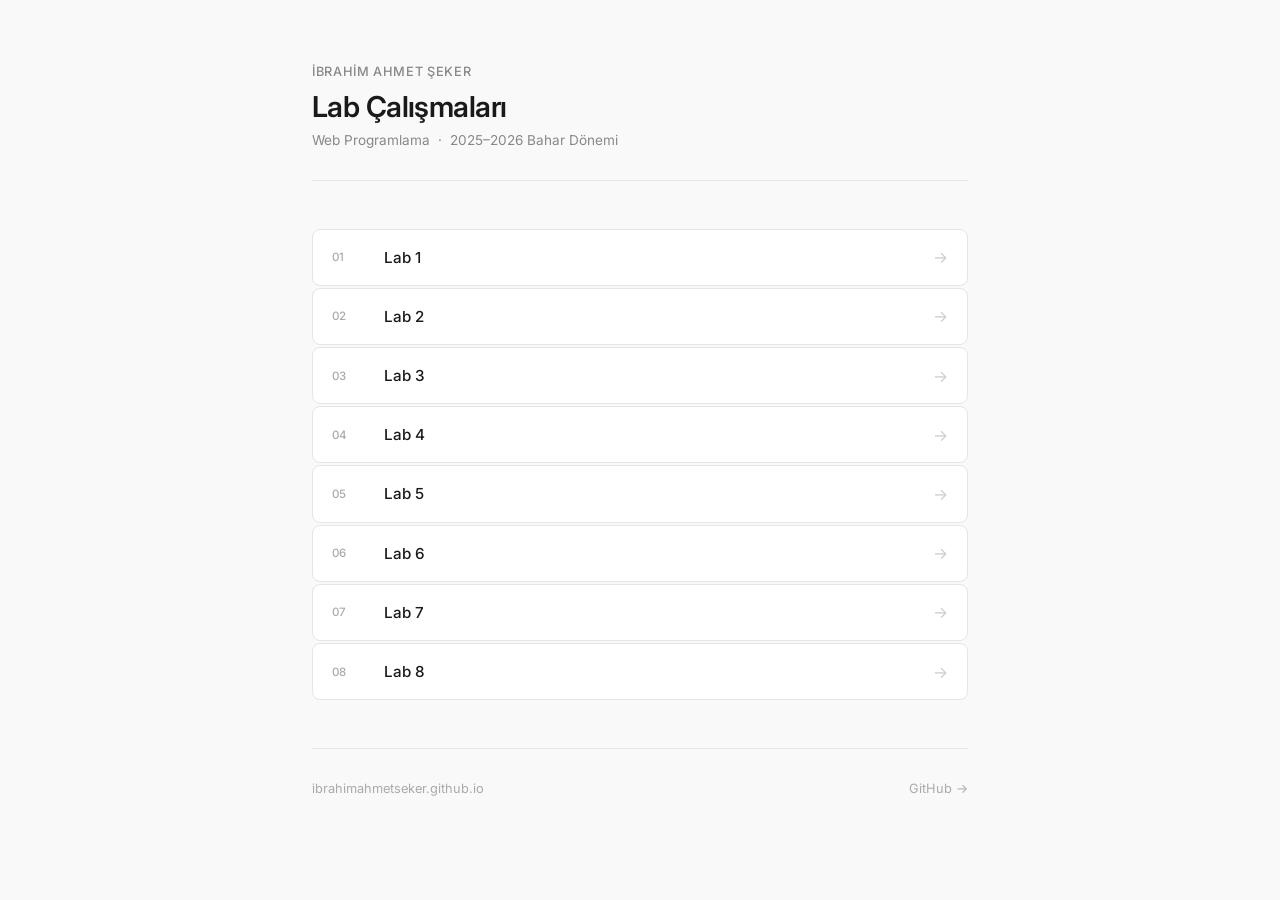
<file: index.html>
<!DOCTYPE html>
<html lang="tr">
<head>
  <meta charset="UTF-8" />
  <meta name="viewport" content="width=device-width, initial-scale=1.0" />
  <title>Lab Çalışmaları — İbrahim Ahmet Şeker</title>
  <link href="https://fonts.googleapis.com/css2?family=Inter:wght@400;500;600&display=swap" rel="stylesheet" />
  <style>
    * { box-sizing: border-box; margin: 0; padding: 0; }

    body {
      font-family: 'Inter', sans-serif;
      background: #f9f9f9;
      color: #1a1a1a;
      min-height: 100vh;
    }

    .container {
      max-width: 720px;
      margin: 0 auto;
      padding: 4rem 2rem;
    }

    /* HEADER */
    header {
      margin-bottom: 3rem;
      padding-bottom: 2rem;
      border-bottom: 1px solid #e5e5e5;
    }

    .name {
      font-size: 0.8rem;
      font-weight: 500;
      color: #888;
      letter-spacing: 0.05em;
      text-transform: uppercase;
      margin-bottom: 0.6rem;
    }

    h1 {
      font-size: 1.8rem;
      font-weight: 600;
      letter-spacing: -0.02em;
      margin-bottom: 0.5rem;
    }

    .meta {
      font-size: 0.85rem;
      color: #888;
    }

    /* LAB LIST */
    .lab-list {
      display: flex;
      flex-direction: column;
      gap: 2px;
    }

    .lab-item {
      display: flex;
      align-items: center;
      justify-content: space-between;
      padding: 1.1rem 1.2rem;
      background: #fff;
      border: 1px solid #e5e5e5;
      border-radius: 8px;
      text-decoration: none;
      color: inherit;
      transition: border-color 0.15s, box-shadow 0.15s;
    }

    .lab-item:hover {
      border-color: #bbb;
      box-shadow: 0 2px 8px rgba(0,0,0,0.06);
    }

    .lab-left {
      display: flex;
      align-items: center;
      gap: 1rem;
    }

    .lab-num {
      font-size: 0.72rem;
      font-weight: 500;
      color: #aaa;
      width: 36px;
    }

    .lab-title {
      font-size: 0.95rem;
      font-weight: 500;
    }

    .lab-arrow {
      color: #ccc;
      font-size: 1rem;
      transition: color 0.15s, transform 0.15s;
    }

    .lab-item:hover .lab-arrow {
      color: #555;
      transform: translateX(3px);
    }

    /* FOOTER */
    footer {
      margin-top: 3rem;
      padding-top: 2rem;
      border-top: 1px solid #e5e5e5;
      font-size: 0.8rem;
      color: #aaa;
      display: flex;
      justify-content: space-between;
      align-items: center;
      flex-wrap: wrap;
      gap: 0.5rem;
    }

    footer a {
      color: #aaa;
      text-decoration: none;
      transition: color 0.15s;
    }
    footer a:hover { color: #555; }
  </style>
</head>
<body>
  <div class="container">

    <header>
      <p class="name">İbrahim Ahmet Şeker</p>
      <h1>Lab Çalışmaları</h1>
      <p class="meta">Web Programlama &nbsp;·&nbsp; 2025–2026 Bahar Dönemi</p>
    </header>

    <div class="lab-list">
      <a class="lab-item" href="lab1/index.html">
        <div class="lab-left">
          <span class="lab-num">01</span>
          <span class="lab-title">Lab 1</span>
        </div>
        <span class="lab-arrow">→</span>
      </a>
      <a class="lab-item" href="lab2/index.html">
        <div class="lab-left">
          <span class="lab-num">02</span>
          <span class="lab-title">Lab 2</span>
        </div>
        <span class="lab-arrow">→</span>
      </a>
      <a class="lab-item" href="lab3/index.html">
        <div class="lab-left">
          <span class="lab-num">03</span>
          <span class="lab-title">Lab 3</span>
        </div>
        <span class="lab-arrow">→</span>
      </a>
      <a class="lab-item" href="lab4/index.html">
        <div class="lab-left">
          <span class="lab-num">04</span>
          <span class="lab-title">Lab 4</span>
        </div>
        <span class="lab-arrow">→</span>
      </a>
      <a class="lab-item" href="lab5/index.html">
        <div class="lab-left">
          <span class="lab-num">05</span>
          <span class="lab-title">Lab 5</span>
        </div>
        <span class="lab-arrow">→</span>
      </a>
      <a class="lab-item" href="lab6/index.html">
        <div class="lab-left">
          <span class="lab-num">06</span>
          <span class="lab-title">Lab 6</span>
        </div>
        <span class="lab-arrow">→</span>
      </a>
      <a class="lab-item" href="lab7/index.html">
        <div class="lab-left">
          <span class="lab-num">07</span>
          <span class="lab-title">Lab 7</span>
        </div>
        <span class="lab-arrow">→</span>
      </a>
      <a class="lab-item" href="lab8/index.html">
        <div class="lab-left">
          <span class="lab-num">08</span>
          <span class="lab-title">Lab 8</span>
        </div>
        <span class="lab-arrow">→</span>
      </a>
    </div>

    <footer>
      <span>ibrahimahmetseker.github.io</span>
      <a href="https://github.com/ibrahimahmetseker" target="_blank" rel="noopener">GitHub →</a>
    </footer>

  </div>
</body>
</html>
</file>
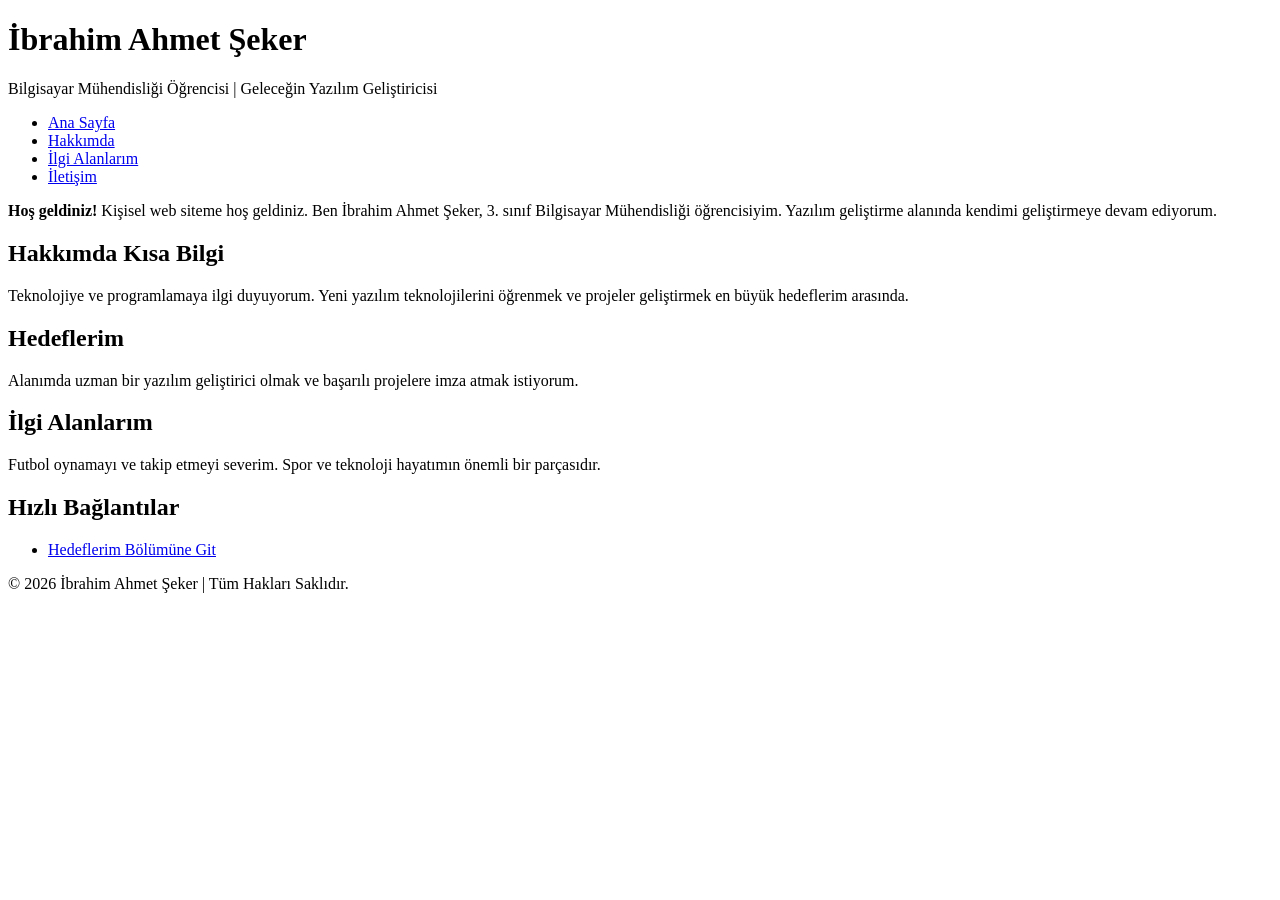
<file: lab1/index.html>
<!DOCTYPE html>
<html lang="tr">
<head>
    <meta charset="UTF-8">
    <meta name="viewport" content="width=device-width, initial-scale=1.0">
    <title>Ana Sayfa</title>
</head>
<body>

    <!-- HEADER -->
    <header>
        <h1>İbrahim Ahmet Şeker</h1>
        <p>Bilgisayar Mühendisliği Öğrencisi | Geleceğin Yazılım Geliştiricisi</p>
    </header>

    <!-- NAVIGATION -->
    <nav>
        <ul>
            <li><a href="index.html">Ana Sayfa</a></li>
            <li><a href="about.html">Hakkımda</a></li>
            <li><a href="interests.html">İlgi Alanlarım</a></li>
            <li><a href="contact.html">İletişim</a></li>
        </ul>
    </nav>

    <!-- MAIN CONTENT -->
    <main>

        <section>
            <p><strong>Hoş geldiniz!</strong> Kişisel web siteme hoş geldiniz. 
            Ben İbrahim Ahmet Şeker, 3. sınıf Bilgisayar Mühendisliği öğrencisiyim. 
            Yazılım geliştirme alanında kendimi geliştirmeye devam ediyorum.</p>
        </section>

        <section>
            <h2>Hakkımda Kısa Bilgi</h2>
            <p>Teknolojiye ve programlamaya ilgi duyuyorum. 
            Yeni yazılım teknolojilerini öğrenmek ve projeler geliştirmek en büyük hedeflerim arasında.</p>
        </section>

        <section>
            <h2 id="hedef">Hedeflerim</h2>
            <p>Alanımda uzman bir yazılım geliştirici olmak ve başarılı projelere imza atmak istiyorum.</p>
        </section>

        <section>
            <h2>İlgi Alanlarım</h2>
            <p>Futbol oynamayı ve takip etmeyi severim. Spor ve teknoloji hayatımın önemli bir parçasıdır.</p>
        </section>

        <section>
            <h2>Hızlı Bağlantılar</h2>
            <ul>
                <li><a href="#hedef">Hedeflerim Bölümüne Git</a></li>
            </ul>
        </section>

    </main>

    <footer>
        <p>&copy; 2026 İbrahim Ahmet Şeker | Tüm Hakları Saklıdır.</p>
    </footer>

</body>
</html>
</file>
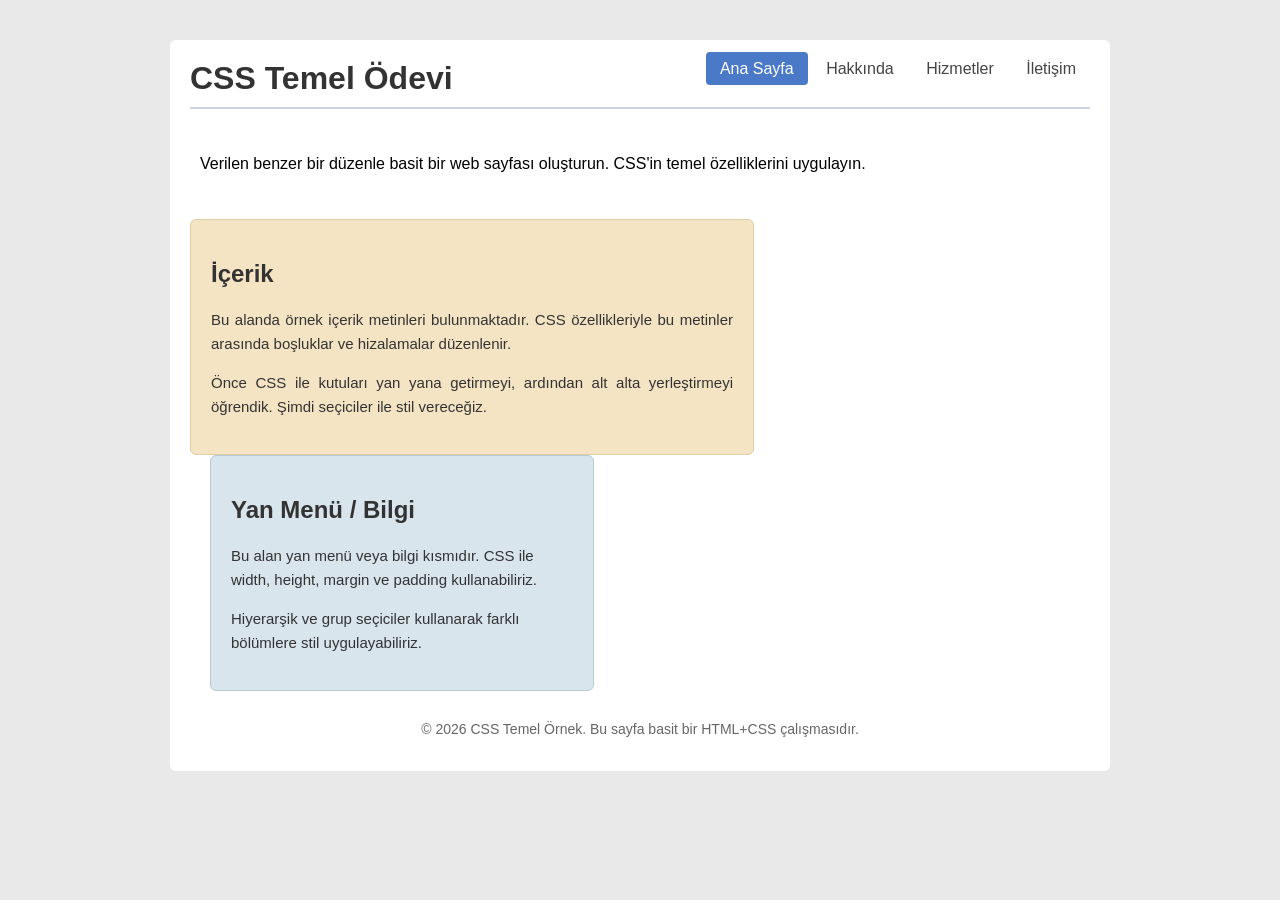
<file: lab2/index.html>
<!DOCTYPE html>
<html lang="tr">
<head>
    <meta charset="UTF-8">
    <title>CSS Temel Ödevi</title>
    <link rel="stylesheet" href="style.css">
</head>
<body>

<div class="container">
    <header>
        <h1>CSS Temel Ödevi</h1>
        <nav>
            <ul>
                <li><a class="active" href="#">Ana Sayfa</a></li>
                <li><a href="#">Hakkında</a></li>
                <li><a href="#">Hizmetler</a></li>
                <li><a href="#">İletişim</a></li>
            </ul>
        </nav>
    </header>

    <section class="intro">
        <p>
            Verilen benzer bir düzenle basit bir web sayfası oluşturun.
            CSS'in temel özelliklerini uygulayın.
        </p>
    </section>

    <main class="main-layout">
        <div class="content">
            <h2>İçerik</h2>
            <p>
                Bu alanda örnek içerik metinleri bulunmaktadır.
                CSS özellikleriyle bu metinler arasında boşluklar ve hizalamalar düzenlenir.
            </p>
            <p>
                Önce CSS ile kutuları yan yana getirmeyi, ardından alt alta
                yerleştirmeyi öğrendik. Şimdi seçiciler ile stil vereceğiz.
            </p>
        </div>

        <aside class="sidebar">
            <h2>Yan Menü / Bilgi</h2>
            <p>
                Bu alan yan menü veya bilgi kısmıdır.
                CSS ile width, height, margin ve padding kullanabiliriz.
            </p>
            <p>
                Hiyerarşik ve grup seçiciler kullanarak
                farklı bölümlere stil uygulayabiliriz.
            </p>
        </aside>
    </main>

    <footer>
        <p>© 2026 CSS Temel Örnek. Bu sayfa basit bir HTML+CSS çalışmasıdır.</p>
    </footer>
</div>

</body>
</html>
</file>
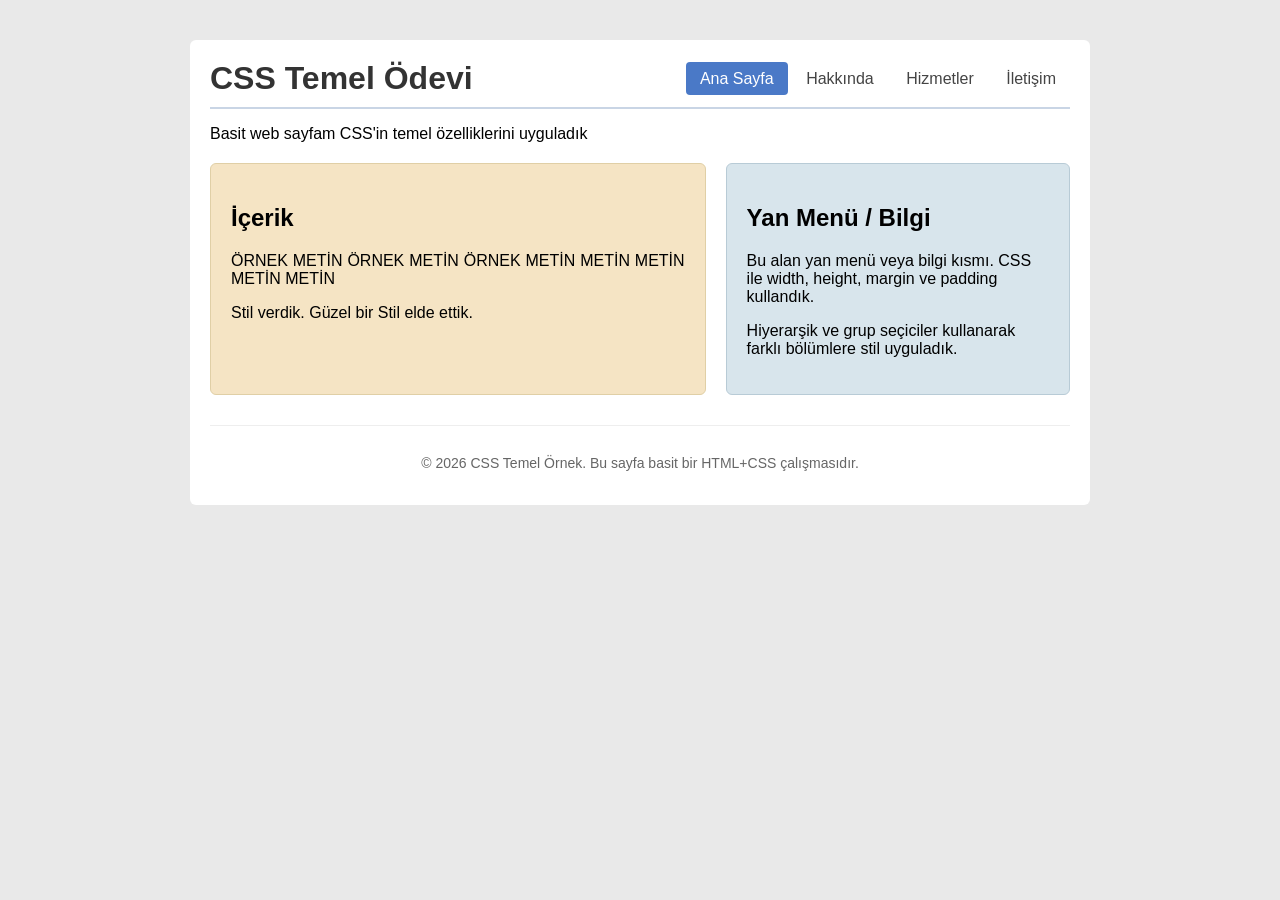
<file: lab3/index.html>
<!DOCTYPE html>
<html lang="tr">
<head>
    <meta charset="UTF-8">
    <title>CSS Temel Ödevi - İbrahim Ahmet Şeker</title>
    <link rel="stylesheet" href="style.css">
</head>
<body>

<div class="container">
    <header>
        <h1>CSS Temel Ödevi</h1>
        <nav>
            <ul>
                <li><a class="active" href="index.html">Ana Sayfa</a></li>
                <li><a href="#">Hakkında</a></li>
                <li><a href="#">Hizmetler</a></li>
                <li><a href="iletisim.html" target="_blank">İletişim</a></li>
            </ul>
        </nav>
    </header>

    <section class="intro">
        <p>
            Basit web sayfam
            CSS'in temel özelliklerini uyguladık
        </p>
    </section>

    <main class="main-layout">
        <div class="content">
            <h2>İçerik</h2>
            <p>
                ÖRNEK METİN ÖRNEK METİN ÖRNEK METİN
               METİN METİN METİN METİN
            </p>
            <p>
                Stil verdik.
                Güzel bir Stil elde ettik.
            </p>
        </div>

        <aside class="sidebar">
            <h2>Yan Menü / Bilgi</h2>
            <p>
                Bu alan yan menü veya bilgi kısmı.
                CSS ile width, height, margin ve padding kullandık.
            </p>
            <p>
                Hiyerarşik ve grup seçiciler kullanarak
                farklı bölümlere stil uyguladık.
            </p>
        </aside>
    </main>

    <footer>
        <p>© 2026 CSS Temel Örnek. Bu sayfa basit bir HTML+CSS çalışmasıdır.</p>
    </footer>
</div>

</body>
</html>
</file>
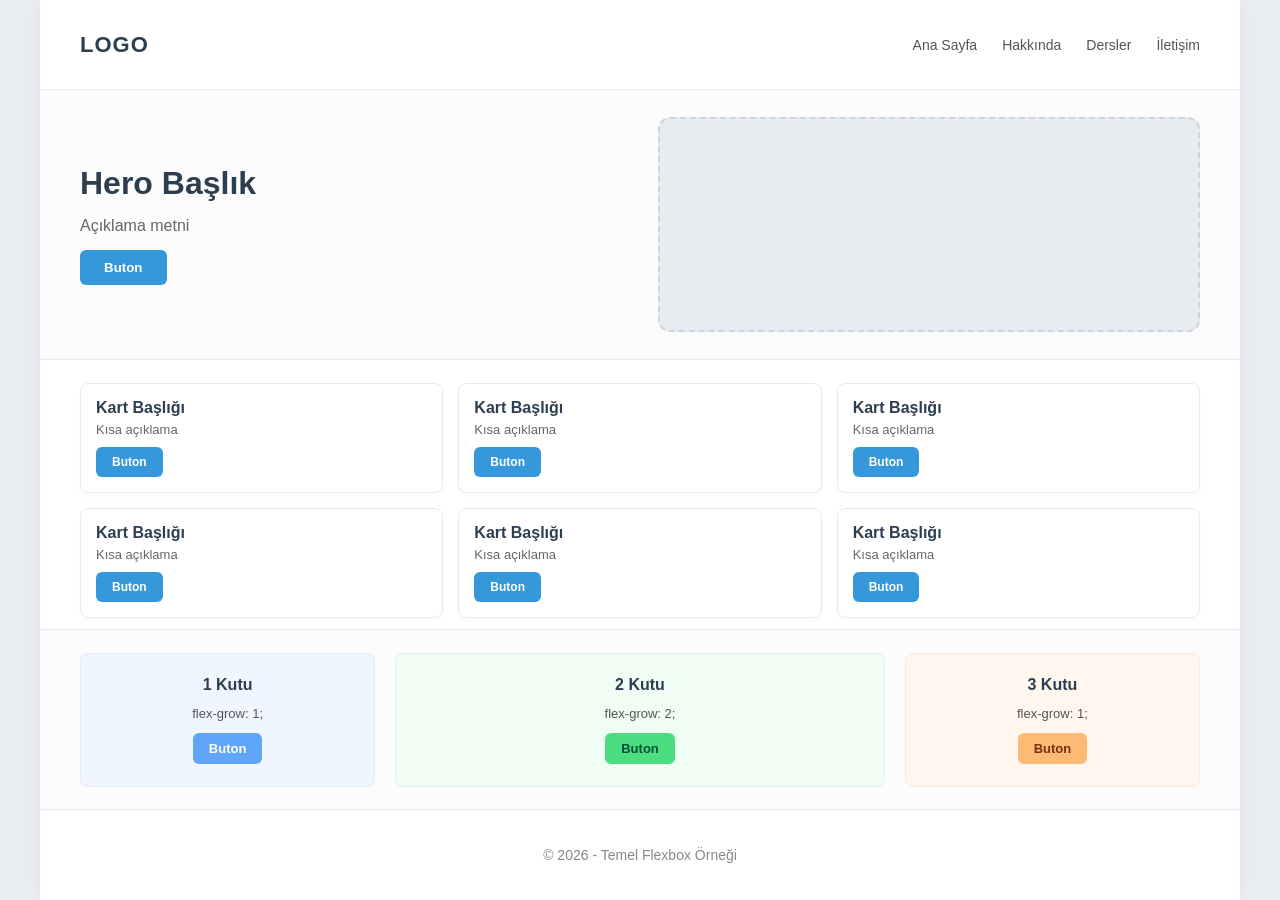
<file: lab4/index.html>
<!DOCTYPE html>
<html lang="tr">
<head>
    <meta charset="UTF-8">
    <meta name="viewport" content="width=device-width, initial-scale=1.0">
    <title>Flexbox Uygulaması</title>
    <link rel="stylesheet" href="style.css">
</head>
<body>
    <div class="wrapper">
        <nav class="navbar">
            <div class="logo">LOGO</div>
            <div class="links">
                <a href="#">Ana Sayfa</a>
                <a href="#">Hakkında</a>
                <a href="#">Dersler</a>
                <a href="#">İletişim</a>
            </div>
        </nav>

        <section class="hero">
            <div class="hero-content">
                <h1>Hero Başlık</h1>
                <p>Açıklama metni</p>
                <button>Buton</button>
            </div>
            <div class="hero-image">
            </div>
        </section>

        <section class="cards-section">
            <div class="card">
                <h3>Kart Başlığı</h3>
                <p>Kısa açıklama</p>
                <button>Buton</button>
            </div>
            <div class="card">
                <h3>Kart Başlığı</h3>
                <p>Kısa açıklama</p>
                <button>Buton</button>
            </div>
            <div class="card">
                <h3>Kart Başlığı</h3>
                <p>Kısa açıklama</p>
                <button>Buton</button>
            </div>
            <div class="card">
                <h3>Kart Başlığı</h3>
                <p>Kısa açıklama</p>
                <button>Buton</button>
            </div>
            <div class="card">
                <h3>Kart Başlığı</h3>
                <p>Kısa açıklama</p>
                <button>Buton</button>
            </div>
            <div class="card">
                <h3>Kart Başlığı</h3>
                <p>Kısa açıklama</p>
                <button>Buton</button>
            </div>
        </section>

        <section class="flex-grow-section">
            <div class="box box1">
                <h4>1 Kutu</h4>
                <p>flex-grow: 1;</p>
                <button>Buton</button>
            </div>
            <div class="box box2">
                <h4>2 Kutu</h4>
                <p>flex-grow: 2;</p>
                <button>Buton</button>
            </div>
            <div class="box box3">
                <h4>3 Kutu</h4>
                <p>flex-grow: 1;</p>
                <button>Buton</button>
            </div>
        </section>

        <footer class="footer">
            <p>© 2026 - Temel Flexbox Örneği</p>
        </footer>
    </div>
</body>
</html>
</file>
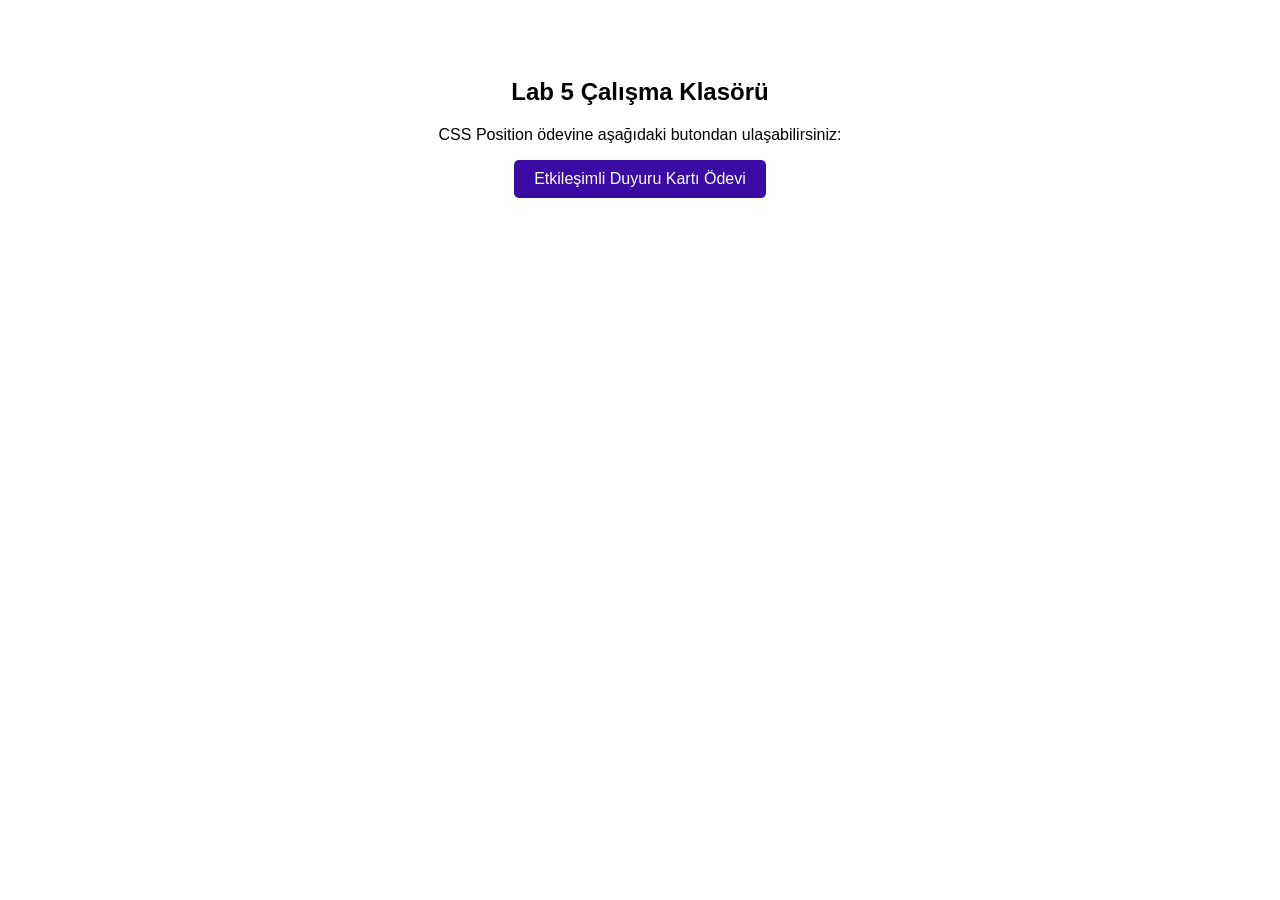
<file: lab5/index.html>
<!DOCTYPE html>
<html lang="tr">
<head>
    <meta charset="UTF-8">
    <meta name="viewport" content="width=device-width, initial-scale=1.0">
    <title>Lab 5 Ana Sayfa</title>
    <style>
        body { font-family: sans-serif; text-align: center; padding-top: 50px; }
        a { display: inline-block; padding: 10px 20px; background: #3a0ca3; color: white; text-decoration: none; border-radius: 5px; }
    </style>
</head>
<body>

    <h2>Lab 5 Çalışma Klasörü</h2>
    <p>CSS Position ödevine aşağıdaki butondan ulaşabilirsiniz:</p>
    
    <!-- Asıl ödev dosyasına giden link -->
    <a href="lab-position.html">Etkileşimli Duyuru Kartı Ödevi</a>

</body>
</html>
</file>
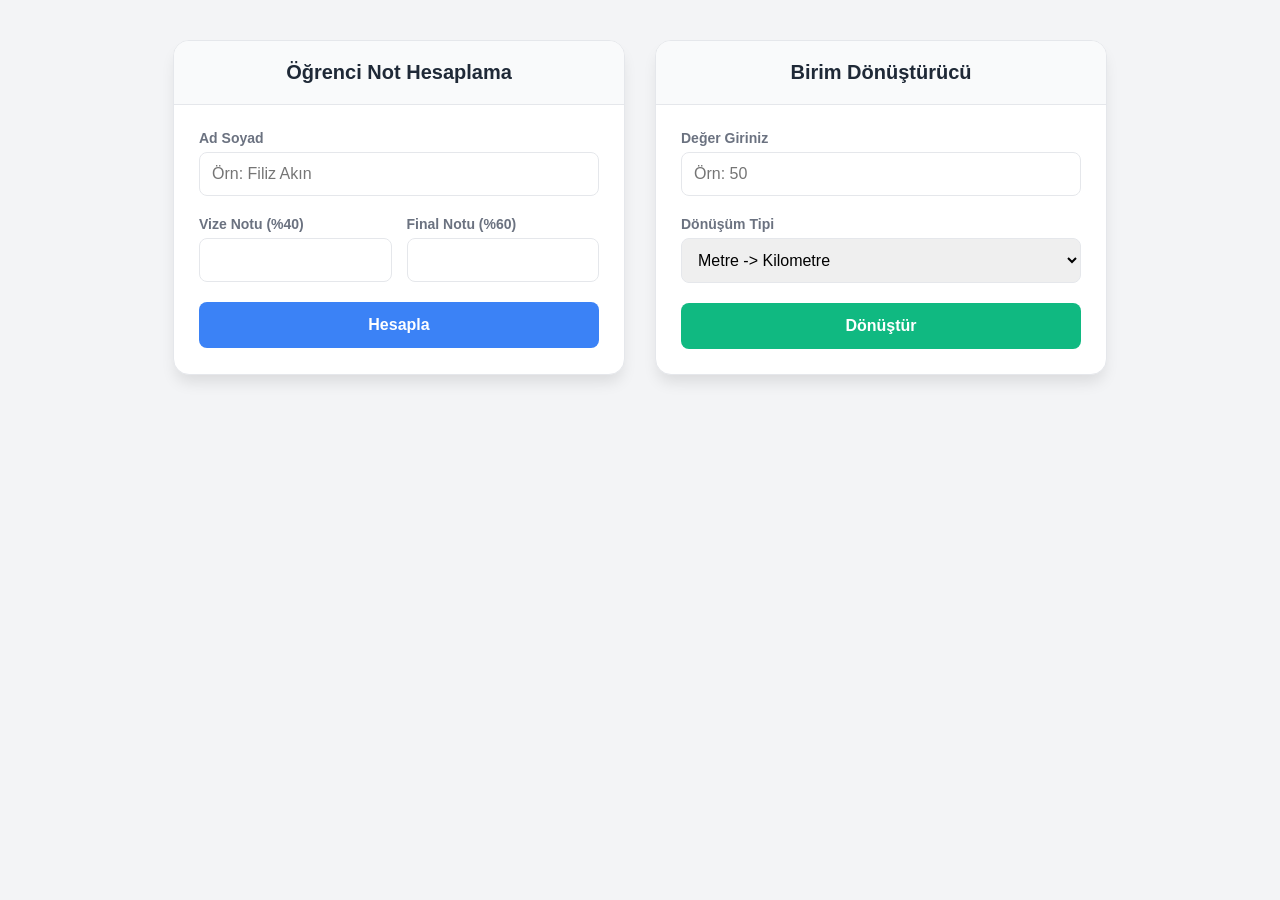
<file: lab6/index.html>
<!DOCTYPE html>
<html lang="tr">
<head>
    <meta charset="UTF-8">
    <meta name="viewport" content="width=device-width, initial-scale=1.0">
    <title>Web Programlama Uygulamaları</title>
    <link rel="stylesheet" href="style.css">
</head>
<body>

<div class="page-wrapper">
    <section class="app-container">
        <header class="app-header">
            <h2>Öğrenci Not Hesaplama</h2>
        </header>
        
        <div class="form-body">
            <div class="input-field">
                <label for="studentName">Ad Soyad</label>
                <input type="text" id="studentName" placeholder="Örn: Filiz Akın ">
            </div>
            
            <div class="input-row">
                <div class="input-field">
                    <label for="midterm">Vize Notu (%40)</label>
                    <input type="number" id="midterm" min="0" max="100">
                </div>
                <div class="input-field">
                    <label for="finalExam">Final Notu (%60)</label>
                    <input type="number" id="finalExam" min="0" max="100">
                </div>
            </div>
            
            <button class="btn btn-grade" onclick="calculateGrade()">Hesapla </button>
            
            <div id="gradeResult" class="result-display">
                <h3 id="resName"></h3>
                <p>Ortalama: <strong id="resAvg"></strong></p>
                <p>Harf Notu: <strong id="resLetter"></strong></p>
                <p>Durum: <span id="resStatus" class="status-pill"></span></p>
            </div>
        </div>
    </section>

    <section class="app-container">
        <header class="app-header">
            <h2>Birim Dönüştürücü </h2>
        </header>
        
        <div class="form-body">
            <div class="input-field">
                <label for="unitValue">Değer Giriniz </label>
                <input type="number" id="unitValue" placeholder="Örn: 50 ">
            </div>
            
            <div class="input-field">
                <label for="conversionType">Dönüşüm Tipi </label>
                <select id="conversionType">
                    <option value="m-km">Metre -> Kilometre </option>
                    <option value="c-f">Celsius -> Fahrenheit </option>
                    <option value="kg-gr">Kilogram -> Gram </option>
                </select>
            </div>
            
            <button class="btn btn-unit" onclick="convertUnits()">Dönüştür </button>
            
            <div id="unitResult" class="result-display unit-res">
                </div>
        </div>
    </section>
</div>

<script>
    // --- Not Hesaplama Fonksiyonu ---
    function calculateGrade() {
        const name = document.getElementById('studentName').value;
        const vize = parseFloat(document.getElementById('midterm').value);
        const final = parseFloat(document.getElementById('finalExam').value);

        if (!name || isNaN(vize) || isNaN(final)) {
            alert("Lütfen tüm alanları doldurunuz.");
            return;
        }

        // Ortalama: vize %40, final %60 
        const avg = (vize * 0.4) + (final * 0.6);
        let letter = "";
        
        // Örnekteki 60 = CB skalasına göre 
        if (avg >= 90) letter = "AA";
        else if (avg >= 80) letter = "BA";
        else if (avg >= 70) letter = "BB";
        else if (avg >= 60) letter = "CB";
        else if (avg >= 50) letter = "CC";
        else if (avg >= 45) letter = "DC";
        else if (avg >= 40) letter = "DD";
        else letter = "FF";

        const isPassed = avg >= 50; // Durum >= 50 ise geçti 
        
        document.getElementById('resName').innerText = name;
        document.getElementById('resAvg').innerText = avg.toFixed(2);
        document.getElementById('resLetter').innerText = letter;
        
        const statusEl = document.getElementById('resStatus');
        statusEl.innerText = isPassed ? "Geçti " : "Kaldı";
        statusEl.className = "status-pill " + (isPassed ? "pass" : "fail");

        document.getElementById('gradeResult').style.display = 'block';
    }

    // --- Birim Dönüştürücü Fonksiyonu ---
    function convertUnits() {
        const val = parseFloat(document.getElementById('unitValue').value);
        const type = document.getElementById('conversionType').value;
        const resBox = document.getElementById('unitResult');
        let result = 0;

        if (isNaN(val)) {
            alert("Lütfen bir değer giriniz.");
            return;
        }

        switch(type) {
            case "m-km": result = val / 1000; break;
            case "c-f": result = (val * 1.8) + 32; break; // Örn: 50C -> 122F 
            case "kg-gr": result = val * 1000; break; // Örn: 50kg -> 50.000gr 
        }

        resBox.innerHTML = `Sonuç: <strong>${result.toLocaleString('tr-TR')}</strong>`;
        resBox.style.display = 'block';
    }
</script>

</body>
</html>
</file>
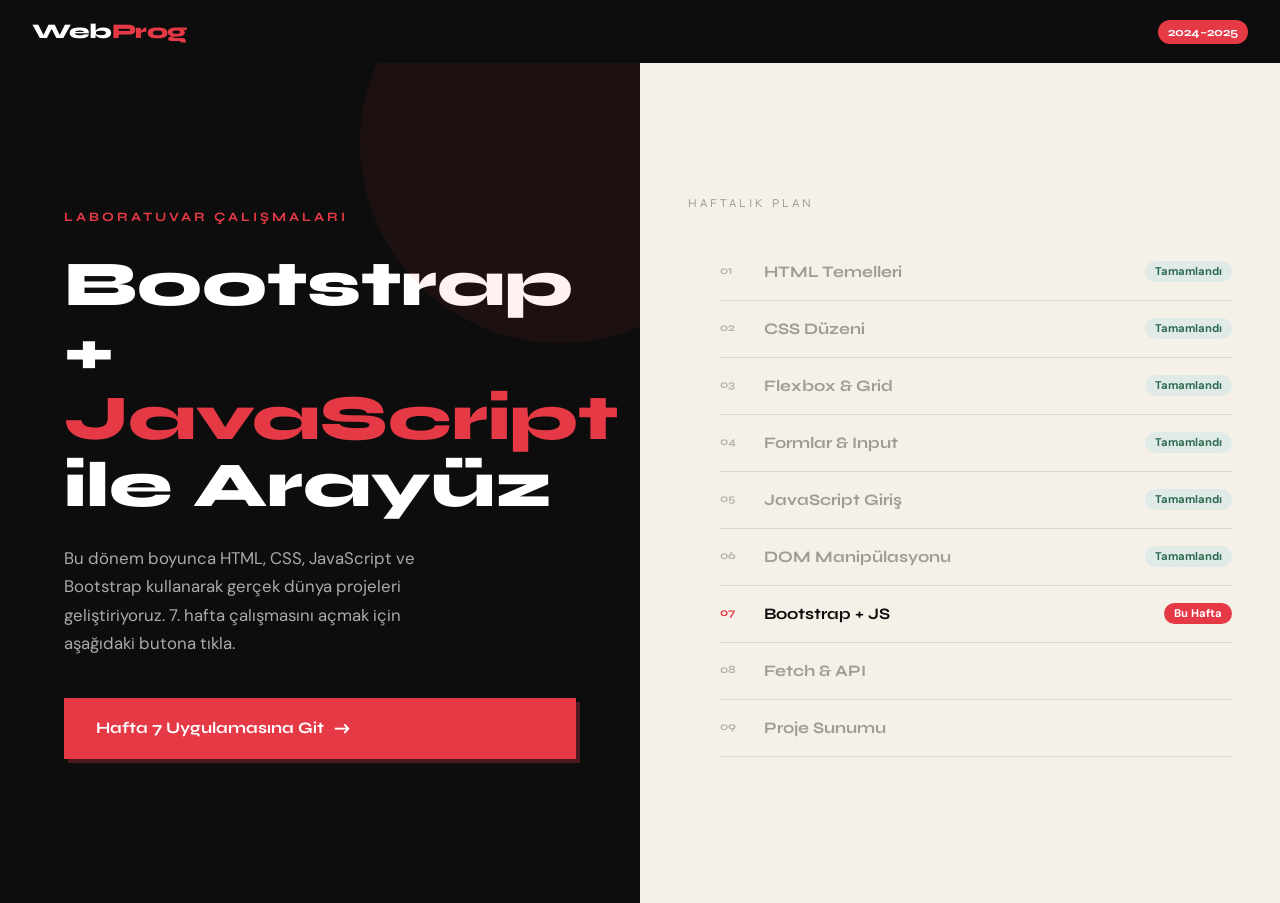
<file: lab7/index.html>
<!DOCTYPE html>
<html lang="tr">
<head>
  <meta charset="UTF-8" />
  <meta name="viewport" content="width=device-width, initial-scale=1.0" />
  <title>Web Programlama | Ana Sayfa</title>
  <link href="https://cdn.jsdelivr.net/npm/bootstrap@5.3.3/dist/css/bootstrap.min.css" rel="stylesheet" />
  <link href="https://fonts.googleapis.com/css2?family=Syne:wght@400;700;800&family=DM+Sans:ital,opsz,wght@0,9..40,400;0,9..40,500;1,9..40,400&display=swap" rel="stylesheet" />
  <style>
    :root {
      --ink: #0d0d0d;
      --paper: #f5f0e8;
      --accent: #e63946;
      --accent2: #457b9d;
      --card-bg: #ffffff;
    }
    * { box-sizing: border-box; margin: 0; padding: 0; }
    body {
      font-family: 'DM Sans', sans-serif;
      background-color: var(--paper);
      color: var(--ink);
      min-height: 100vh;
    }
    h1, h2, h3, .brand { font-family: 'Syne', sans-serif; }

    /* ── NAV ── */
    .site-nav {
      background: var(--ink);
      padding: 1rem 2rem;
      display: flex;
      align-items: center;
      justify-content: space-between;
    }
    .site-nav .brand {
      color: #fff;
      font-size: 1.3rem;
      font-weight: 800;
      letter-spacing: -0.5px;
    }
    .site-nav .brand span { color: var(--accent); }
    .nav-badge {
      background: var(--accent);
      color: #fff;
      font-size: 0.75rem;
      font-weight: 700;
      padding: 3px 10px;
      border-radius: 20px;
      font-family: 'Syne', sans-serif;
    }

    /* ── HERO ── */
    .hero {
      display: grid;
      grid-template-columns: 1fr 1fr;
      min-height: calc(100vh - 60px);
    }
    .hero-left {
      background: var(--ink);
      color: #fff;
      padding: 5rem 4rem;
      display: flex;
      flex-direction: column;
      justify-content: center;
      position: relative;
      overflow: hidden;
    }
    .hero-left::before {
      content: '';
      position: absolute;
      width: 400px;
      height: 400px;
      border-radius: 50%;
      background: var(--accent);
      opacity: 0.07;
      top: -120px;
      right: -120px;
    }
    .hero-eyebrow {
      font-size: 0.8rem;
      letter-spacing: 3px;
      text-transform: uppercase;
      color: var(--accent);
      font-family: 'Syne', sans-serif;
      font-weight: 700;
      margin-bottom: 1.5rem;
    }
    .hero-title {
      font-size: clamp(2.5rem, 5vw, 4rem);
      font-weight: 800;
      line-height: 1.05;
      margin-bottom: 1.5rem;
    }
    .hero-title em { color: var(--accent); font-style: normal; }
    .hero-desc {
      font-size: 1.05rem;
      line-height: 1.7;
      color: rgba(255,255,255,0.65);
      max-width: 400px;
      margin-bottom: 2.5rem;
    }

    /* ── WEEK LIST (RIGHT PANEL) ── */
    .hero-right {
      background: var(--paper);
      padding: 4rem 3rem;
      display: flex;
      flex-direction: column;
      justify-content: center;
    }
    .weeks-label {
      font-family: 'Syne', sans-serif;
      font-size: 0.75rem;
      letter-spacing: 3px;
      text-transform: uppercase;
      color: rgba(0,0,0,0.35);
      margin-bottom: 2rem;
    }
    .week-list { list-style: none; }
    .week-list li {
      border-bottom: 1px solid rgba(0,0,0,0.1);
      padding: 1rem 0;
      display: flex;
      align-items: center;
      gap: 1rem;
      font-family: 'Syne', sans-serif;
      font-weight: 700;
      font-size: 1rem;
      color: rgba(0,0,0,0.35);
      transition: color 0.2s;
    }
    .week-list li.active { color: var(--ink); }
    .week-num {
      font-size: 0.7rem;
      font-weight: 700;
      font-family: 'Syne', sans-serif;
      color: rgba(0,0,0,0.25);
      min-width: 28px;
    }
    .week-list li.active .week-num { color: var(--accent); }
    .week-tag {
      margin-left: auto;
      font-size: 0.7rem;
      font-weight: 700;
      padding: 2px 10px;
      border-radius: 20px;
      background: #e0ebe8;
      color: #2d6a4f;
      font-family: 'DM Sans', sans-serif;
    }
    .week-tag.current {
      background: var(--accent);
      color: #fff;
    }

    /* ── CTA BUTTON ── */
    .btn-hafta7 {
      display: inline-flex;
      align-items: center;
      gap: 10px;
      background: var(--accent);
      color: #fff;
      font-family: 'Syne', sans-serif;
      font-weight: 700;
      font-size: 1rem;
      padding: 1rem 2rem;
      border: none;
      text-decoration: none;
      transition: transform 0.2s, box-shadow 0.2s;
      box-shadow: 4px 4px 0 rgba(230,57,70,0.3);
    }
    .btn-hafta7:hover {
      transform: translate(-2px,-2px);
      box-shadow: 6px 6px 0 rgba(230,57,70,0.4);
      color: #fff;
    }
    .btn-hafta7 .arrow { font-size: 1.2rem; transition: transform 0.2s; }
    .btn-hafta7:hover .arrow { transform: translateX(4px); }

    @media (max-width: 768px) {
      .hero { grid-template-columns: 1fr; }
      .hero-left { padding: 3rem 2rem; }
      .hero-right { padding: 2.5rem 2rem; }
    }
  </style>
</head>
<body>

  <!-- NAV -->
  <nav class="site-nav">
    <div class="brand">Web<span>Prog</span></div>
    <span class="nav-badge">2024–2025</span>
  </nav>

  <!-- HERO -->
  <div class="hero">
    <!-- LEFT -->
    <div class="hero-left">
      <div class="hero-eyebrow">Laboratuvar Çalışmaları</div>
      <h1 class="hero-title">
        Bootstrap +<br>
        <em>JavaScript</em><br>
        ile Arayüz
      </h1>
      <p class="hero-desc">
        Bu dönem boyunca HTML, CSS, JavaScript ve Bootstrap kullanarak
        gerçek dünya projeleri geliştiriyoruz. 7. hafta çalışmasını
        açmak için aşağıdaki butona tıkla.
      </p>
      <a href="hafta7.html" class="btn-hafta7">
        Hafta 7 Uygulamasına Git
        <span class="arrow">→</span>
      </a>
    </div>

    <!-- RIGHT -->
    <div class="hero-right">
      <div class="weeks-label">Haftalık Plan</div>
      <ul class="week-list">
        <li><span class="week-num">01</span> HTML Temelleri <span class="week-tag">Tamamlandı</span></li>
        <li><span class="week-num">02</span> CSS Düzeni <span class="week-tag">Tamamlandı</span></li>
        <li><span class="week-num">03</span> Flexbox &amp; Grid <span class="week-tag">Tamamlandı</span></li>
        <li><span class="week-num">04</span> Formlar &amp; Input <span class="week-tag">Tamamlandı</span></li>
        <li><span class="week-num">05</span> JavaScript Giriş <span class="week-tag">Tamamlandı</span></li>
        <li><span class="week-num">06</span> DOM Manipülasyonu <span class="week-tag">Tamamlandı</span></li>
        <li class="active"><span class="week-num">07</span> Bootstrap + JS <span class="week-tag current">Bu Hafta</span></li>
        <li><span class="week-num">08</span> Fetch &amp; API</li>
        <li><span class="week-num">09</span> Proje Sunumu</li>
      </ul>
    </div>
  </div>

  <script src="https://cdn.jsdelivr.net/npm/bootstrap@5.3.3/dist/js/bootstrap.bundle.min.js"></script>
</body>
</html>
</file>
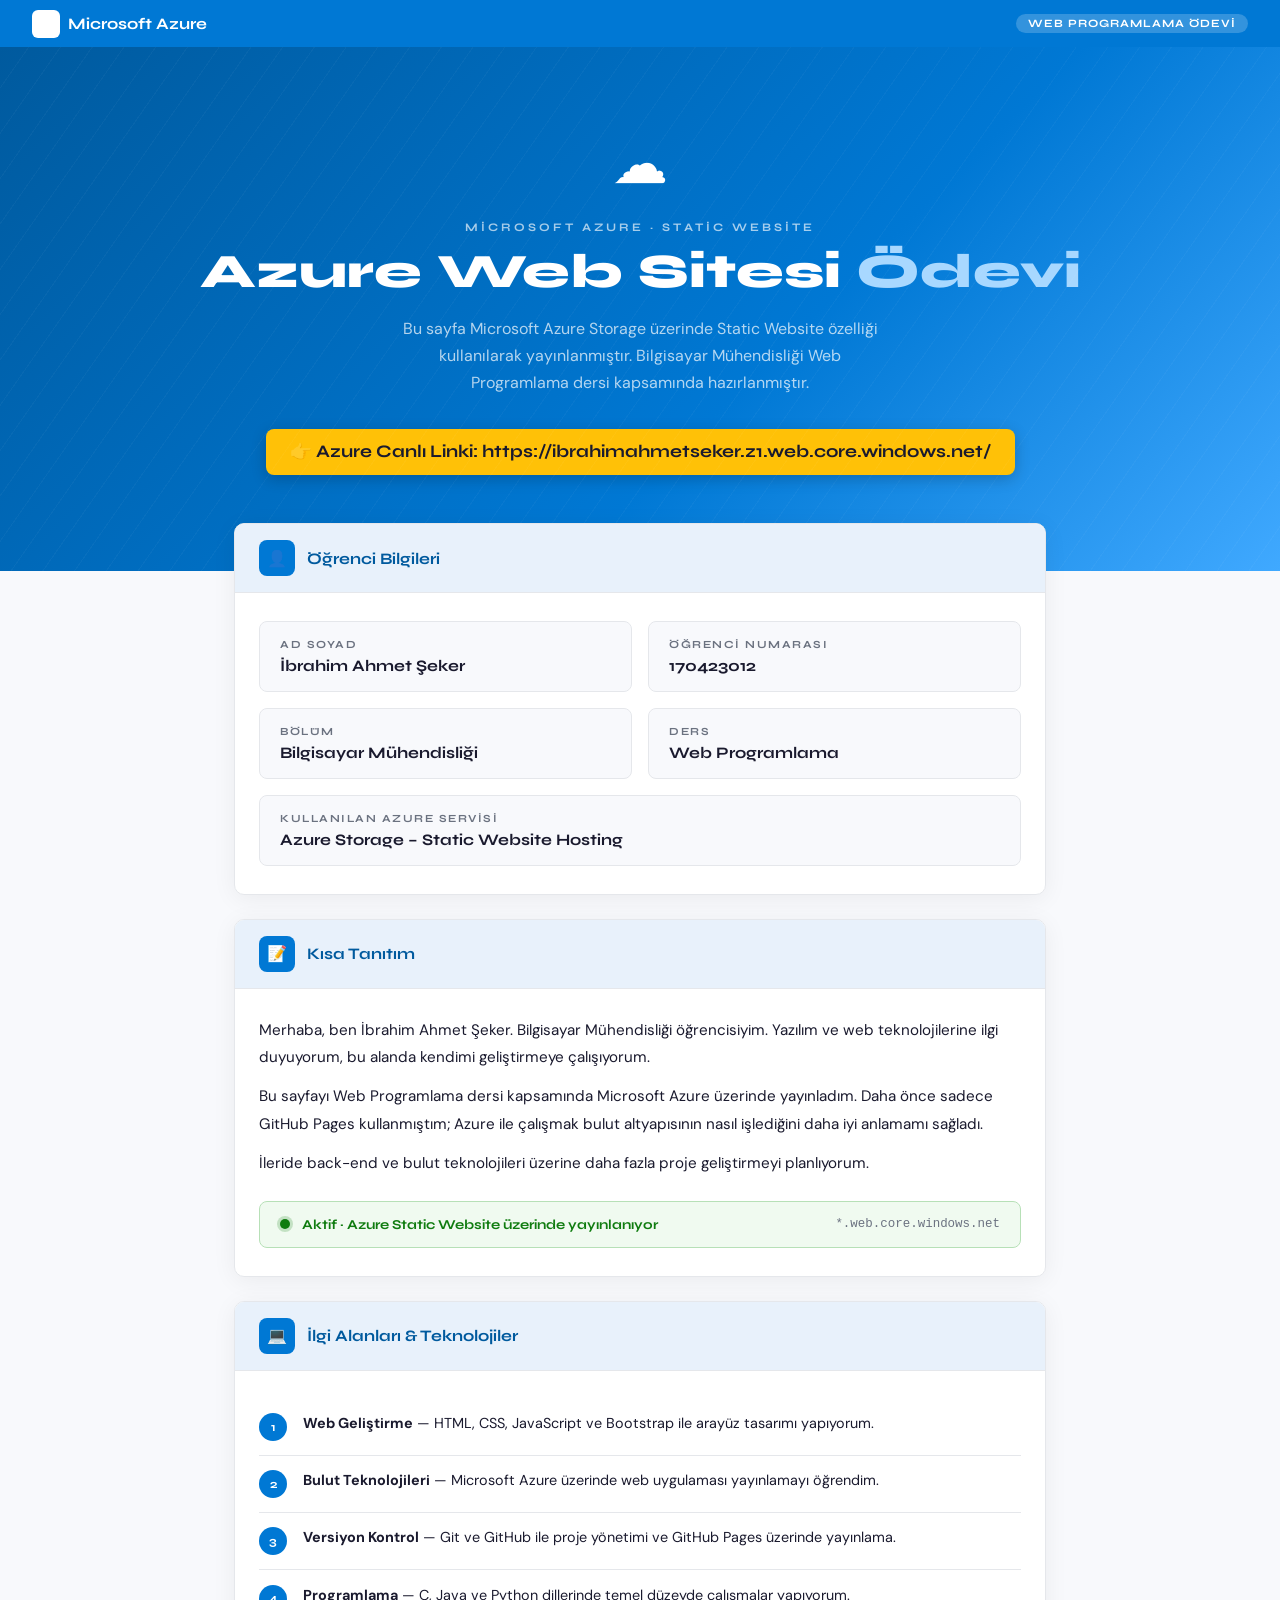
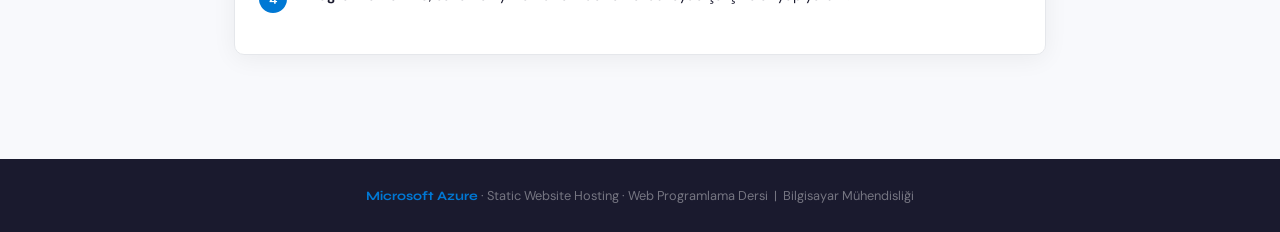
<file: lab8/index.html>
<!DOCTYPE html>
<html lang="tr">
<head>
  <meta charset="UTF-8" />
  <meta name="viewport" content="width=device-width, initial-scale=1.0" />
  <title>Azure Web Sitesi Ödevi</title>
  <link href="https://fonts.googleapis.com/css2?family=Syne:wght@400;600;700;800&family=DM+Sans:opsz,wght@9..40,300;9..40,400;9..40,500&display=swap" rel="stylesheet" />
  <style>
    /* ── TOKENS ── */
    :root {
      --azure:   #0078d4;
      --azure-dk:#005a9e;
      --azure-lt:#e8f1fb;
      --ink:     #1a1a2e;
      --muted:   #6b7280;
      --paper:   #f8f9fc;
      --surface: #ffffff;
      --border:  #e5e7eb;
      --green:   #107c10;
      --ff-h:    'Syne', sans-serif;
      --ff-b:    'DM Sans', sans-serif;
      --r:       10px;
    }

    *, *::before, *::after { box-sizing: border-box; margin: 0; padding: 0; }

    body {
      font-family: var(--ff-b);
      background: var(--paper);
      color: var(--ink);
      min-height: 100vh;
    }

    /* ── TOP BAR ── */
    .topbar {
      background: var(--azure);
      padding: .6rem 2rem;
      display: flex;
      align-items: center;
      gap: .75rem;
    }
    .topbar-logo {
      display: flex;
      align-items: center;
      gap: .5rem;
      font-family: var(--ff-h);
      font-weight: 700;
      font-size: 1rem;
      color: #fff;
    }
    .azure-icon {
      width: 28px; height: 28px;
      background: #fff;
      border-radius: 6px;
      display: flex;
      align-items: center;
      justify-content: center;
      font-size: .9rem;
    }
    .topbar-badge {
      margin-left: auto;
      background: rgba(255,255,255,.2);
      color: #fff;
      font-size: .7rem;
      font-family: var(--ff-h);
      font-weight: 700;
      letter-spacing: 1px;
      text-transform: uppercase;
      padding: 3px 12px;
      border-radius: 20px;
    }

    /* ── HERO ── */
    .hero {
      background: linear-gradient(135deg, var(--azure-dk) 0%, var(--azure) 60%, #40a9ff 100%);
      color: #fff;
      padding: 5rem 2rem 6rem;
      text-align: center;
      position: relative;
      overflow: hidden;
    }
    .hero::before {
      content: '';
      position: absolute;
      inset: 0;
      background: repeating-linear-gradient(
        -55deg,
        transparent, transparent 25px,
        rgba(255,255,255,.03) 25px, rgba(255,255,255,.03) 26px
      );
    }
    .hero-cloud {
      font-size: 3.5rem;
      margin-bottom: 1.25rem;
      animation: float 4s ease-in-out infinite;
    }
    @keyframes float {
      0%,100% { transform: translateY(0); }
      50%      { transform: translateY(-8px); }
    }
    .hero-eyebrow {
      font-family: var(--ff-h);
      font-size: .72rem;
      font-weight: 700;
      letter-spacing: 3px;
      text-transform: uppercase;
      color: rgba(255,255,255,.65);
      margin-bottom: .75rem;
    }
    .hero h1 {
      font-family: var(--ff-h);
      font-size: clamp(1.8rem, 4vw, 3rem);
      font-weight: 800;
      line-height: 1.1;
      margin-bottom: 1rem;
    }
    .hero h1 span { color: #a8d8ff; }
    .hero-sub {
      font-size: 1rem;
      color: rgba(255,255,255,.7);
      max-width: 480px;
      margin: 0 auto;
      line-height: 1.7;
    }

    /* ── MAIN ── */
    main {
      max-width: 860px;
      margin: -3rem auto 0;
      padding: 0 1.5rem 5rem;
      position: relative;
    }

    /* ── CARD ── */
    .card {
      background: var(--surface);
      border: 1px solid var(--border);
      border-radius: var(--r);
      box-shadow: 0 4px 24px rgba(0,0,0,.06);
      overflow: hidden;
      margin-bottom: 1.5rem;
      animation: slideUp .5s ease forwards;
      opacity: 0;
    }
    @keyframes slideUp {
      from { opacity:0; transform: translateY(20px); }
      to   { opacity:1; transform: translateY(0); }
    }
    .card:nth-child(1) { animation-delay: .1s; }
    .card:nth-child(2) { animation-delay: .2s; }
    .card:nth-child(3) { animation-delay: .3s; }

    .card-header {
      background: var(--azure-lt);
      border-bottom: 1px solid var(--border);
      padding: 1rem 1.5rem;
      display: flex;
      align-items: center;
      gap: .75rem;
    }
    .card-header-icon {
      width: 36px; height: 36px;
      background: var(--azure);
      border-radius: 8px;
      display: flex;
      align-items: center;
      justify-content: center;
      font-size: 1rem;
      flex-shrink: 0;
    }
    .card-header h2 {
      font-family: var(--ff-h);
      font-size: 1rem;
      font-weight: 700;
      color: var(--azure-dk);
    }
    .card-body { padding: 1.75rem 1.5rem; }

    /* ── PROFILE TABLE ── */
    .profile-grid {
      display: grid;
      grid-template-columns: 1fr 1fr;
      gap: 1rem;
    }
    .profile-item {
      background: var(--paper);
      border: 1px solid var(--border);
      border-radius: 8px;
      padding: 1rem 1.25rem;
    }
    .profile-label {
      font-family: var(--ff-h);
      font-size: .68rem;
      font-weight: 700;
      letter-spacing: 1.5px;
      text-transform: uppercase;
      color: var(--muted);
      margin-bottom: .3rem;
    }
    .profile-value {
      font-family: var(--ff-h);
      font-size: 1rem;
      font-weight: 700;
      color: var(--ink);
    }
    .profile-item.full { grid-column: 1 / -1; }

    /* ── ABOUT ── */
    .about-text {
      font-size: .95rem;
      line-height: 1.8;
      color: var(--ink);
    }
    .about-text p + p { margin-top: .75rem; }

    /* ── AZURE INFO ── */
    .azure-steps { list-style: none; }
    .azure-steps li {
      display: flex;
      align-items: flex-start;
      gap: 1rem;
      padding: .85rem 0;
      border-bottom: 1px solid var(--border);
      font-size: .9rem;
      color: var(--ink);
      line-height: 1.55;
    }
    .azure-steps li:last-child { border-bottom: none; }
    .step-num {
      width: 28px; height: 28px;
      background: var(--azure);
      color: #fff;
      font-family: var(--ff-h);
      font-weight: 700;
      font-size: .75rem;
      border-radius: 50%;
      display: flex;
      align-items: center;
      justify-content: center;
      flex-shrink: 0;
      margin-top: 1px;
    }

    /* ── STATUS BADGE ── */
    .status-bar {
      display: flex;
      align-items: center;
      gap: .75rem;
      background: #f0faf0;
      border: 1px solid #b7e0b7;
      border-radius: 8px;
      padding: .85rem 1.25rem;
      margin-top: 1.5rem;
    }
    .status-dot {
      width: 10px; height: 10px;
      border-radius: 50%;
      background: var(--green);
      flex-shrink: 0;
      box-shadow: 0 0 0 3px rgba(16,124,16,.2);
      animation: pulse 2s ease-in-out infinite;
    }
    @keyframes pulse {
      0%,100% { box-shadow: 0 0 0 3px rgba(16,124,16,.2); }
      50%      { box-shadow: 0 0 0 6px rgba(16,124,16,.08); }
    }
    .status-text {
      font-family: var(--ff-h);
      font-size: .85rem;
      font-weight: 700;
      color: var(--green);
    }
    .status-url {
      margin-left: auto;
      font-size: .78rem;
      color: var(--muted);
      font-family: monospace;
    }

    /* ── FOOTER ── */
    footer {
      background: var(--ink);
      color: rgba(255,255,255,.4);
      text-align: center;
      padding: 1.75rem 1rem;
      font-size: .8rem;
    }
    footer span { color: var(--azure); font-family: var(--ff-h); font-weight: 700; }

    @media (max-width: 600px) {
      .profile-grid { grid-template-columns: 1fr; }
      .profile-item.full { grid-column: 1; }
      .status-url { display: none; }
    }
  </style>
</head>
<body>

  <div class="topbar">
    <div class="topbar-logo">
      <div class="azure-icon">☁</div>
      Microsoft Azure
    </div>
    <span class="topbar-badge">Web Programlama Ödevi</span>
  </div>

  <section class="hero">
    <div class="hero-cloud">☁</div>
    <div class="hero-eyebrow">Microsoft Azure · Static Website</div>
    <h1>Azure Web Sitesi <span>Ödevi</span></h1>
    <p class="hero-sub">
      Bu sayfa Microsoft Azure Storage üzerinde Static Website özelliği
      kullanılarak yayınlanmıştır. Bilgisayar Mühendisliği Web Programlama dersi kapsamında hazırlanmıştır.
    </p>
    
    <div style="margin-top: 2rem;">
      <a href="https://ibrahimahmetseker.z1.web.core.windows.net/" target="_blank" style="display: inline-block; background-color: #ffc107; color: #1a1a2e; padding: 0.8rem 1.5rem; border-radius: 8px; font-family: var(--ff-h); font-weight: 700; font-size: 1.1rem; text-decoration: none; box-shadow: 0 4px 15px rgba(0,0,0,0.2); transition: transform 0.2s;">
        👉 Azure Canlı Linki: https://ibrahimahmetseker.z1.web.core.windows.net/
      </a>
    </div>

  </section>

  <main>

    <div class="card">
      <div class="card-header">
        <div class="card-header-icon">👤</div>
        <h2>Öğrenci Bilgileri</h2>
      </div>
      <div class="card-body">
        <div class="profile-grid">

          <div class="profile-item">
            <div class="profile-label">Ad Soyad</div>
            <div class="profile-value">İbrahim Ahmet Şeker</div>
          </div>

          <div class="profile-item">
            <div class="profile-label">Öğrenci Numarası</div>
            <div class="profile-value">170423012</div>
          </div>

          <div class="profile-item">
            <div class="profile-label">Bölüm</div>
            <div class="profile-value">Bilgisayar Mühendisliği</div>
          </div>

          <div class="profile-item">
            <div class="profile-label">Ders</div>
            <div class="profile-value">Web Programlama</div>
          </div>

          <div class="profile-item full">
            <div class="profile-label">Kullanılan Azure Servisi</div>
            <div class="profile-value">Azure Storage – Static Website Hosting</div>
          </div>

        </div>
      </div>
    </div>

    <div class="card">
      <div class="card-header">
        <div class="card-header-icon">📝</div>
        <h2>Kısa Tanıtım</h2>
      </div>
      <div class="card-body">
        <div class="about-text">
          <p>
            Merhaba, ben İbrahim Ahmet Şeker. Bilgisayar Mühendisliği öğrencisiyim.
            Yazılım ve web teknolojilerine ilgi duyuyorum, bu alanda kendimi geliştirmeye çalışıyorum.
          </p>
          <p>
            Bu sayfayı Web Programlama dersi kapsamında Microsoft Azure üzerinde yayınladım.
            Daha önce sadece GitHub Pages kullanmıştım; Azure ile çalışmak bulut altyapısının
            nasıl işlediğini daha iyi anlamamı sağladı.
          </p>
          <p>
            İleride back-end ve bulut teknolojileri üzerine daha fazla proje geliştirmeyi planlıyorum.
          </p>
        </div>

        <div class="status-bar">
          <div class="status-dot"></div>
          <span class="status-text">Aktif · Azure Static Website üzerinde yayınlanıyor</span>
          <span class="status-url">*.web.core.windows.net</span>
        </div>
      </div>
    </div>

    <div class="card">
      <div class="card-header">
        <div class="card-header-icon">💻</div>
        <h2>İlgi Alanları & Teknolojiler</h2>
      </div>
      <div class="card-body">
        <ol class="azure-steps">
          <li>
            <div class="step-num">1</div>
            <div><strong>Web Geliştirme</strong> — HTML, CSS, JavaScript ve Bootstrap ile arayüz tasarımı yapıyorum.</div>
          </li>
          <li>
            <div class="step-num">2</div>
            <div><strong>Bulut Teknolojileri</strong> — Microsoft Azure üzerinde web uygulaması yayınlamayı öğrendim.</div>
          </li>
          <li>
            <div class="step-num">3</div>
            <div><strong>Versiyon Kontrol</strong> — Git ve GitHub ile proje yönetimi ve GitHub Pages üzerinde yayınlama.</div>
          </li>
          <li>
            <div class="step-num">4</div>
            <div><strong>Programlama</strong> — C, Java ve Python dillerinde temel düzeyde çalışmalar yapıyorum.</div>
          </li>
        </ol>
      </div>
    </div>

  </main>

  <footer>
    <span>Microsoft Azure</span> · Static Website Hosting ·
    Web Programlama Dersi &nbsp;|&nbsp; Bilgisayar Mühendisliği
  </footer>

</body>
</html>
</file>
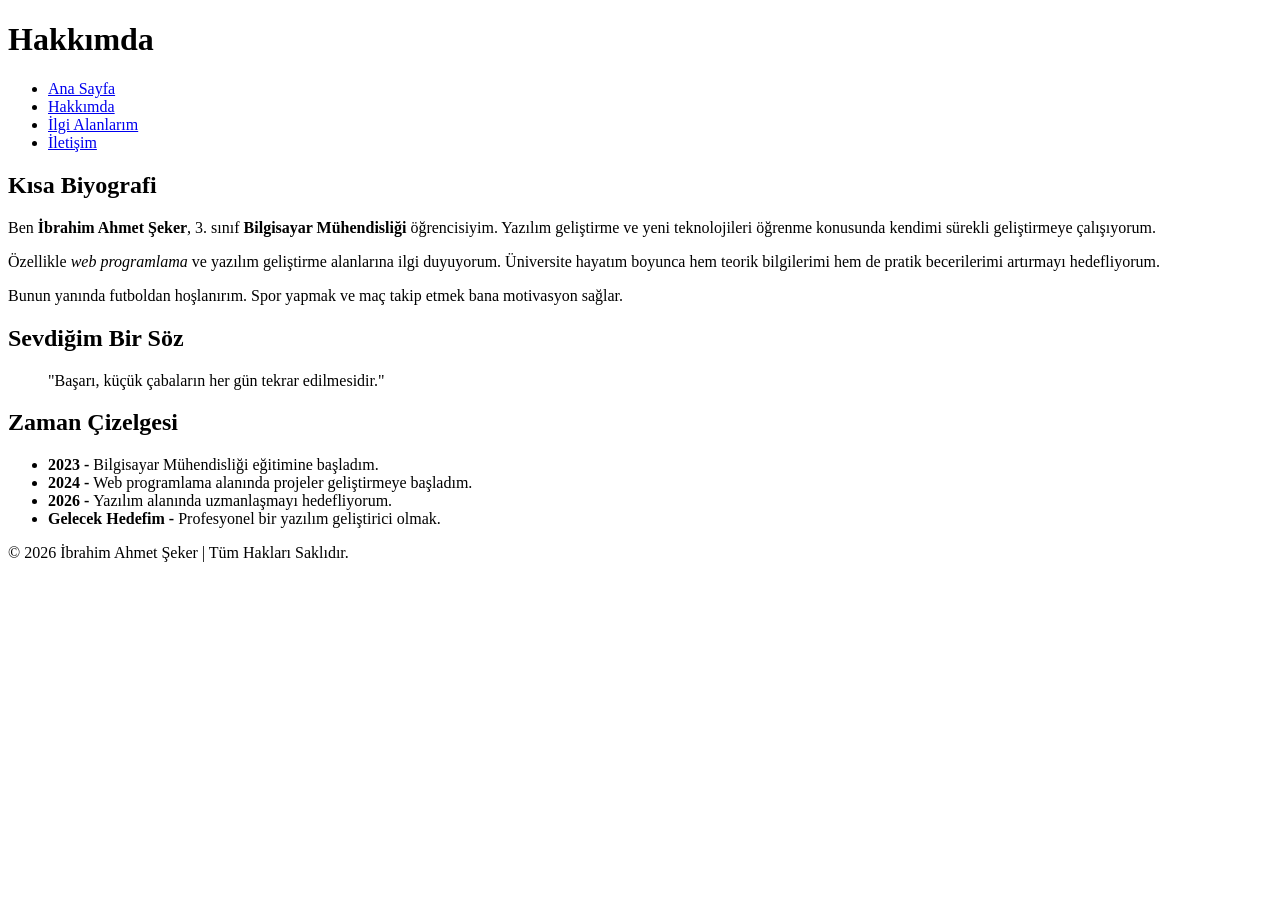
<file: lab1/about.html>
<!DOCTYPE html>
<html lang="tr">
<head>
    <meta charset="UTF-8">
    <meta name="viewport" content="width=device-width, initial-scale=1.0">
    <title>Hakkımda</title>
</head>
<body>

    <header>
        <h1>Hakkımda</h1>
    </header>

    <nav>
        <ul>
            <li><a href="index.html">Ana Sayfa</a></li>
            <li><a href="about.html">Hakkımda</a></li>
            <li><a href="ilgi-alanlarim.html">İlgi Alanlarım</a></li>
            <li><a href="iletisim.html">İletişim</a></li>
        </ul>
    </nav>

    <main>

        <section>
            <h2>Kısa Biyografi</h2>

            <p>Ben <strong>İbrahim Ahmet Şeker</strong>, 3. sınıf 
            <strong>Bilgisayar Mühendisliği</strong> öğrencisiyim. 
            Yazılım geliştirme ve yeni teknolojileri öğrenme konusunda kendimi sürekli geliştirmeye çalışıyorum.</p>

            <p>Özellikle <em>web programlama</em> ve yazılım geliştirme alanlarına ilgi duyuyorum. 
            Üniversite hayatım boyunca hem teorik bilgilerimi hem de pratik becerilerimi artırmayı hedefliyorum.</p>

            <p>Bunun yanında futboldan hoşlanırım. Spor yapmak ve maç takip etmek bana motivasyon sağlar.</p>
        </section>

        <section>
            <h2>Sevdiğim Bir Söz</h2>
            <blockquote>
                "Başarı, küçük çabaların her gün tekrar edilmesidir."
            </blockquote>
        </section>

        <section>
            <h2>Zaman Çizelgesi</h2>
            <ul>
                <li><strong>2023 - </strong>Bilgisayar Mühendisliği eğitimine başladım.</li>
                <li><strong>2024 - </strong>Web programlama alanında projeler geliştirmeye başladım.</li>
                <li><strong>2026 - </strong>Yazılım alanında uzmanlaşmayı hedefliyorum.</li>
                <li><strong>Gelecek Hedefim - </strong>Profesyonel bir yazılım geliştirici olmak.</li>
            </ul>
        </section>

    </main>

    <footer>
        <p>&copy; 2026 İbrahim Ahmet Şeker | Tüm Hakları Saklıdır.</p>
    </footer>

</body>
</html>
</file>
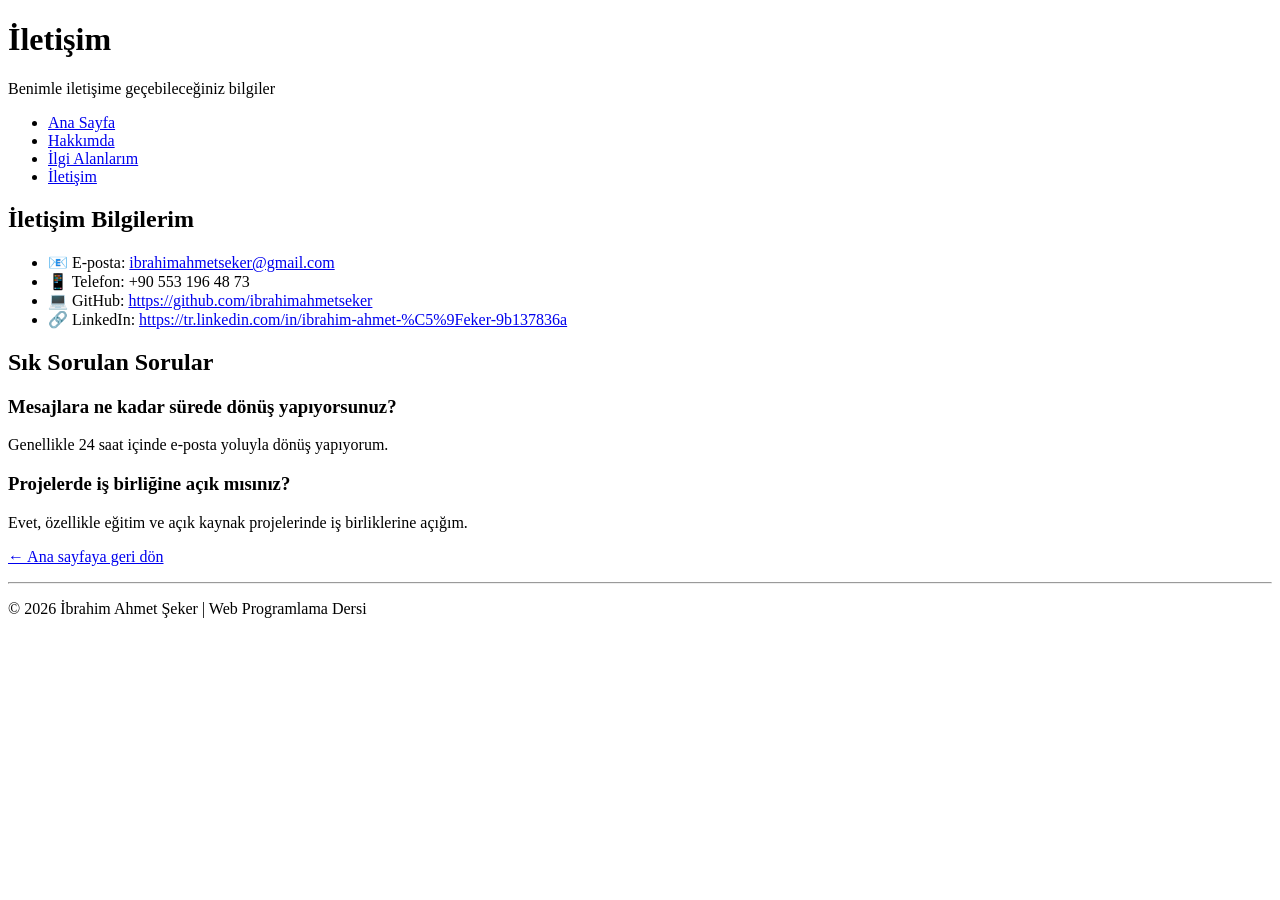
<file: lab1/contact.html>
<!DOCTYPE html>
<html lang="tr">
<head>
    <meta charset="UTF-8">
    <meta name="viewport" content="width=device-width, initial-scale=1.0">
    <title>İletişim</title>
</head>
<body>

    <header>
        <h1>İletişim</h1>
        <p>Benimle iletişime geçebileceğiniz bilgiler</p>
    </header>

    <nav>
        <ul>
            <li><a href="index.html">Ana Sayfa</a></li>
            <li><a href="about.html">Hakkımda</a></li>
            <li><a href="interests.html">İlgi Alanlarım</a></li>
            <li><a href="contact.html">İletişim</a></li>
        </ul>
    </nav>

    <main>

        <section>
            <h2>İletişim Bilgilerim</h2>
            <ul>
                <li>📧 E-posta: <a href="mailto:ibrahimahmetseker@gmail.com">ibrahimahmetseker@gmail.com</a></li>
                <li>📱 Telefon: +90 553 196 48 73 </li>
                <li>💻 GitHub: <a href="#">https://github.com/ibrahimahmetseker</a></li>
                <li>🔗 LinkedIn: <a href="#">https://tr.linkedin.com/in/ibrahim-ahmet-%C5%9Feker-9b137836a</a></li>
            </ul>
        </section>

        <section>
            <h2>Sık Sorulan Sorular</h2>

            <h3>Mesajlara ne kadar sürede dönüş yapıyorsunuz?</h3>
            <p>Genellikle 24 saat içinde e-posta yoluyla dönüş yapıyorum.</p>

            <h3>Projelerde iş birliğine açık mısınız?</h3>
            <p>Evet, özellikle eğitim ve açık kaynak projelerinde iş birliklerine açığım.</p>
        </section>

        <p><a href="index.html">← Ana sayfaya geri dön</a></p>

    </main>

    <hr>

    <footer>
        <p>&copy; 2026 İbrahim Ahmet Şeker | Web Programlama Dersi</p>
    </footer>

</body>
</html>
</file>
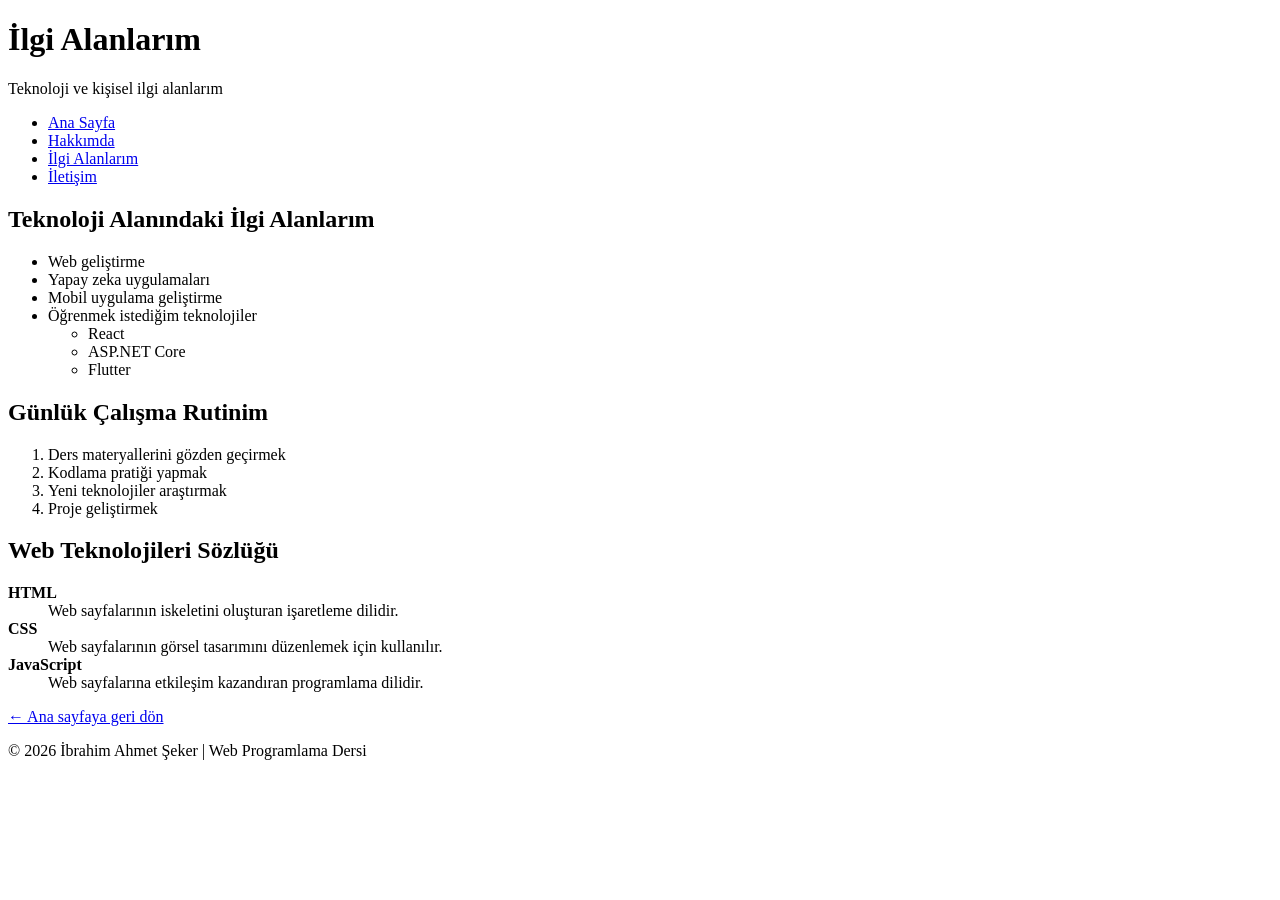
<file: lab1/interests.html>
<!DOCTYPE html>
<html lang="tr">
<head>
    <meta charset="UTF-8">
    <meta name="viewport" content="width=device-width, initial-scale=1.0">
    <title>İlgi Alanlarım</title>
</head>
<body>

    <header>
        <h1>İlgi Alanlarım</h1>
        <p>Teknoloji ve kişisel ilgi alanlarım</p>
    </header>

    <nav>
        <ul>
            <li><a href="index.html">Ana Sayfa</a></li>
            <li><a href="about.html">Hakkımda</a></li>
            <li><a href="interests.html">İlgi Alanlarım</a></li>
            <li><a href="contact.html">İletişim</a></li>
        </ul>
    </nav>

    <main>

        <section>
            <h2>Teknoloji Alanındaki İlgi Alanlarım</h2>
            <ul>
                <li>Web geliştirme</li>
                <li>Yapay zeka uygulamaları</li>
                <li>Mobil uygulama geliştirme</li>
                <li>Öğrenmek istediğim teknolojiler
                    <ul>
                        <li>React</li>
                        <li>ASP.NET Core</li>
                        <li>Flutter</li>
                    </ul>
                </li>
            </ul>
        </section>

        <section>
            <h2>Günlük Çalışma Rutinim</h2>
            <ol>
                <li>Ders materyallerini gözden geçirmek</li>
                <li>Kodlama pratiği yapmak</li>
                <li>Yeni teknolojiler araştırmak</li>
                <li>Proje geliştirmek</li>
            </ol>
        </section>

        <section>
            <h2>Web Teknolojileri Sözlüğü</h2>
            <dl>
                <dt><strong>HTML</strong></dt>
                <dd>Web sayfalarının iskeletini oluşturan işaretleme dilidir.</dd>

                <dt><strong>CSS</strong></dt>
                <dd>Web sayfalarının görsel tasarımını düzenlemek için kullanılır.</dd>

                <dt><strong>JavaScript</strong></dt>
                <dd>Web sayfalarına etkileşim kazandıran programlama dilidir.</dd>
            </dl>
        </section>

        <p><a href="index.html">← Ana sayfaya geri dön</a></p>

    </main>

    <footer>
        <p>&copy; 2026 İbrahim Ahmet Şeker | Web Programlama Dersi</p>
    </footer>

</body>
</html>
</file>
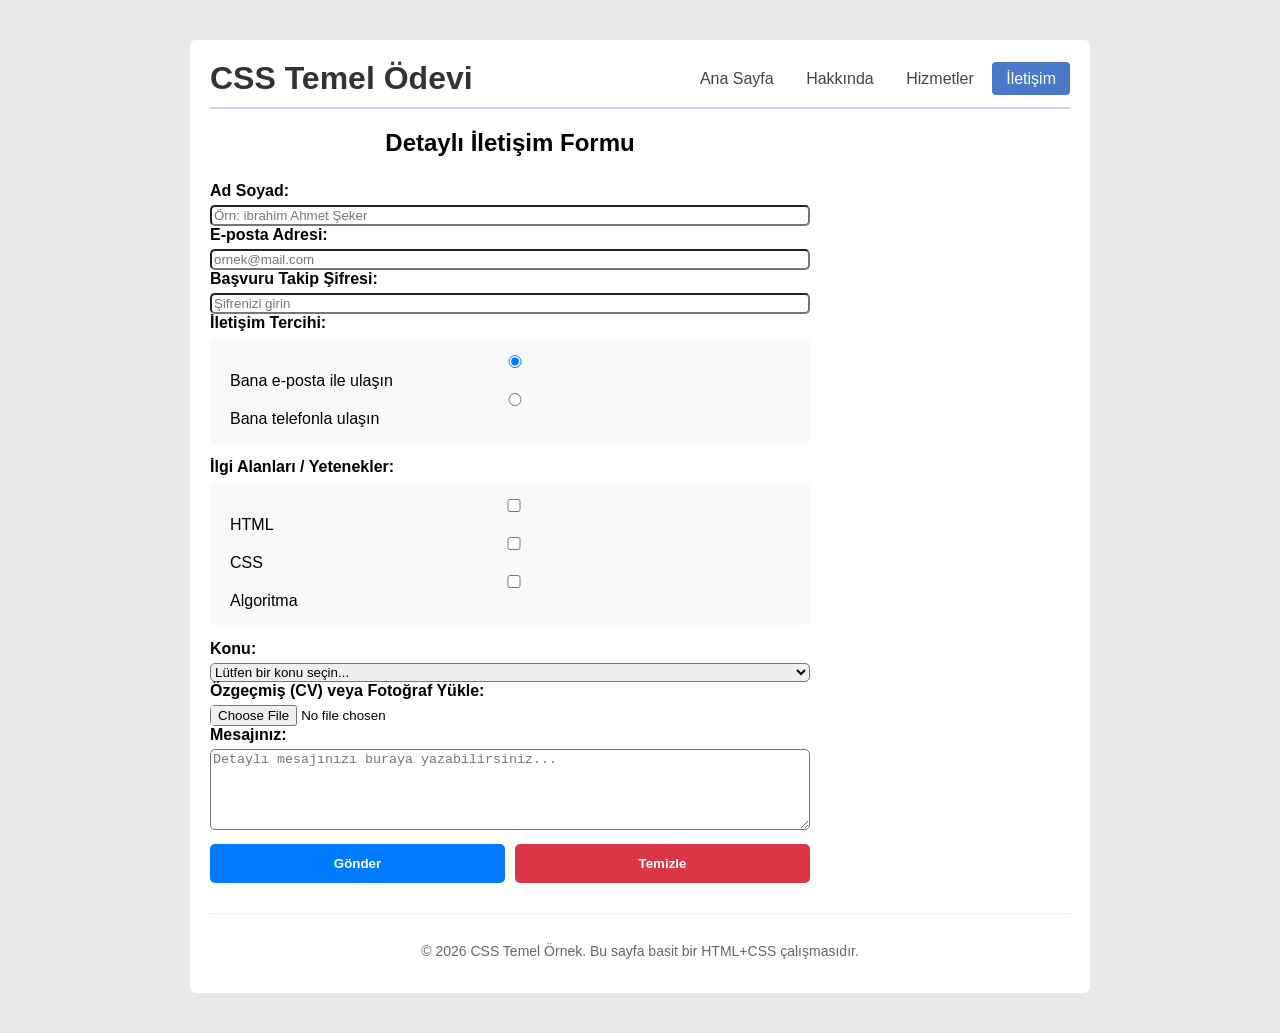
<file: lab3/iletisim.html>
<!DOCTYPE html>
<html lang="tr">
<head>
    <meta charset="UTF-8">
    <title>İletişim - Detaylı Form</title>
    <link rel="stylesheet" href="style.css">
</head>
<body>

<div class="container">
    <header>
        <h1>CSS Temel Ödevi</h1>
        <nav>
            <ul>
                <li><a href="index.html">Ana Sayfa</a></li>
                <li><a href="#">Hakkında</a></li>
                <li><a href="#">Hizmetler</a></li>
                <li><a class="active" href="iletisim.html">İletişim</a></li>
            </ul>
        </nav>
    </header>

    <div class="contact-container">
        <h2 style="text-align: center; margin-bottom: 25px;">Detaylı İletişim Formu</h2>
        <form action="#">
            <label for="fullname">Ad Soyad:</label>
            <input type="text" id="fullname" name="fullname" placeholder="Örn: ibrahim Ahmet Şeker">

            <label for="email">E-posta Adresi:</label>
            <input type="email" id="email" name="email" placeholder="ornek@mail.com">

            <label for="password">Başvuru Takip Şifresi:</label>
            <input type="password" id="password" name="password" placeholder="Şifrenizi girin">

            <label>İletişim Tercihi:</label>
            <div class="selection-box">
                <input type="radio" id="mail-pref" name="pref" value="email" checked>
                <label for="mail-pref" class="inline-label">Bana e-posta ile ulaşın</label><br>
                <input type="radio" id="phone-pref" name="pref" value="phone">
                <label for="phone-pref" class="inline-label">Bana telefonla ulaşın</label>
            </div>

            <label>İlgi Alanları / Yetenekler:</label>
            <div class="selection-box">
                <input type="checkbox" id="html" name="skill" value="html">
                <label for="html" class="inline-label">HTML</label><br>
                <input type="checkbox" id="css" name="skill" value="css">
                <label for="css" class="inline-label">CSS</label><br>
                <input type="checkbox" id="algo" name="skill" value="algo">
                <label for="algo" class="inline-label">Algoritma</label>
            </div>

            <label for="subject">Konu:</label>
            <select id="subject" name="subject">
                <option value="" disabled selected>Lütfen bir konu seçin...</option>
                <option value="is-teklifi">İş Teklifi</option>
                <option value="soru">Soru</option>
                <option value="geri-bildirim">Geri Bildirim</option>
            </select>

            <label for="file">Özgeçmiş (CV) veya Fotoğraf Yükle:</label>
            <input type="file" id="file" name="file">

            <label for="message">Mesajınız:</label>
            <textarea id="message" name="message" rows="5" placeholder="Detaylı mesajınızı buraya yazabilirsiniz..."></textarea>

            <div class="button-row">
                <button type="submit" class="btn-submit">Gönder</button>
                <button type="reset" class="btn-reset">Temizle</button>
            </div>
        </form>
    </div>

    <footer>
        <p>© 2026 CSS Temel Örnek. Bu sayfa basit bir HTML+CSS çalışmasıdır.</p>
    </footer>
</div>

</body>
</html>
</file>
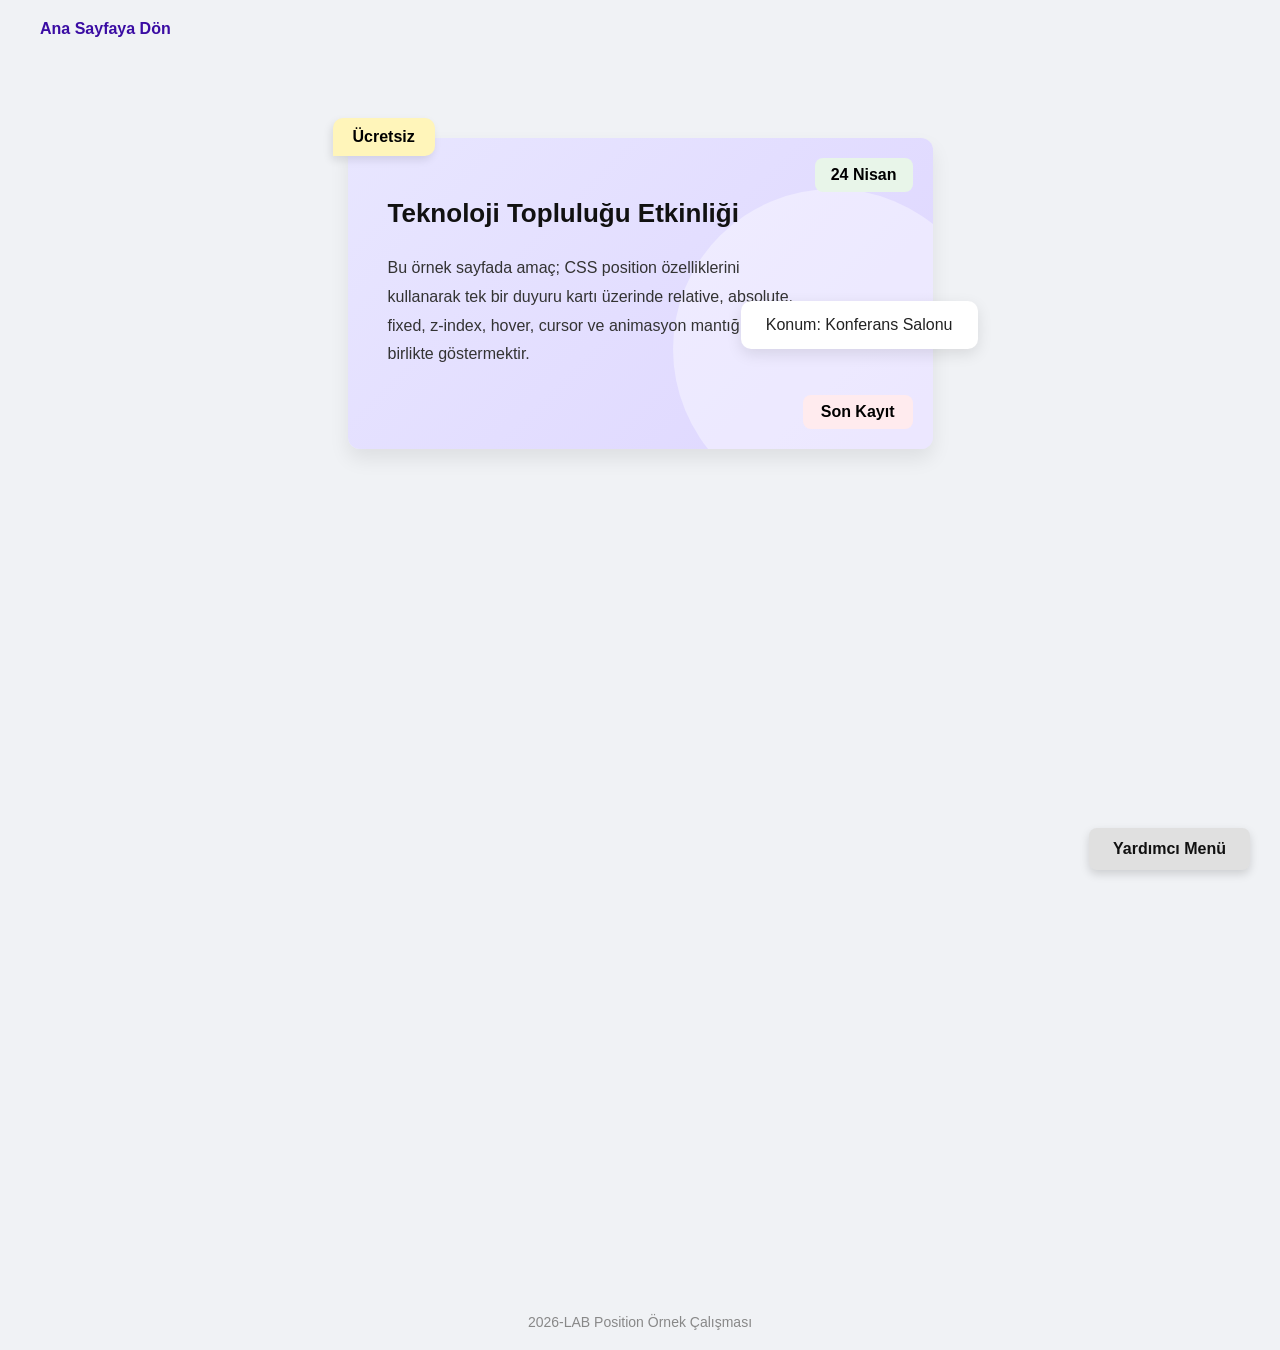
<file: lab5/lab-position.html>
<!DOCTYPE html>
<html lang="tr">
<head>
    <meta charset="UTF-8">
    <meta name="viewport" content="width=device-width, initial-scale=1.0">
    <title>CSS Position Etkileşimli Duyuru Kartı</title>
    <!-- Harici CSS dosyamızı bağlıyoruz -->
    <link rel="stylesheet" href="style.css">
</head>
<body>

    <!-- Kısa Başlık Alanı -->
    <header>
        <a href="../index.html" class="back-link">Ana Sayfaya Dön</a>
    </header>

    <!-- Ana Duyuru Kartı Kapsayıcısı[cite: 2] -->
    <main>
        <!-- Kapsayıcı (Zorunlu kural: Position: Relative)[cite: 2] -->
        <div class="card-container">
            
            <!-- Taşan öğeleri gizlemek için kullandığımız alt katman -->
            <div class="card-background">
                <!-- @keyframes animasyonlu ve z-index kullanılan dekoratif şekil[cite: 2] -->
                <div class="decorative-circle"></div>
            </div>

            <!-- Kart içinde Position: Absolute ile konumlandırılmış en az 3 öğe[cite: 2] -->
            <div class="badge-free">Ücretsiz</div>
            <div class="badge-date">24 Nisan</div>
            <div class="badge-location">Konum: Konferans Salonu</div>
            <div class="badge-register">Son Kayıt</div>
            
            <!-- Kart İçeriği -->
            <div class="card-content">
                <h2 class="card-title">Teknoloji Topluluğu Etkinliği</h2>
                <p class="card-desc">
                    Bu örnek sayfada amaç; CSS position özelliklerini<br>
                    kullanarak tek bir duyuru kartı üzerinde relative, absolute,<br>
                    fixed, z-index, hover, cursor ve animasyon mantığını<br>
                    birlikte göstermektir.
                </p>
            </div>

        </div>
    </main>

    <!-- Scroll sırasında sabit duran öğe (Zorunlu kural: Position: Fixed)[cite: 2] -->
    <div class="fixed-helper">Yardımcı Menü</div>

    <!-- Basit Alt Bilgi Alanı (Footer)[cite: 2] -->
    <footer>
        2026-LAB Position Örnek Çalışması
    </footer>

</body>
</html>
</file>
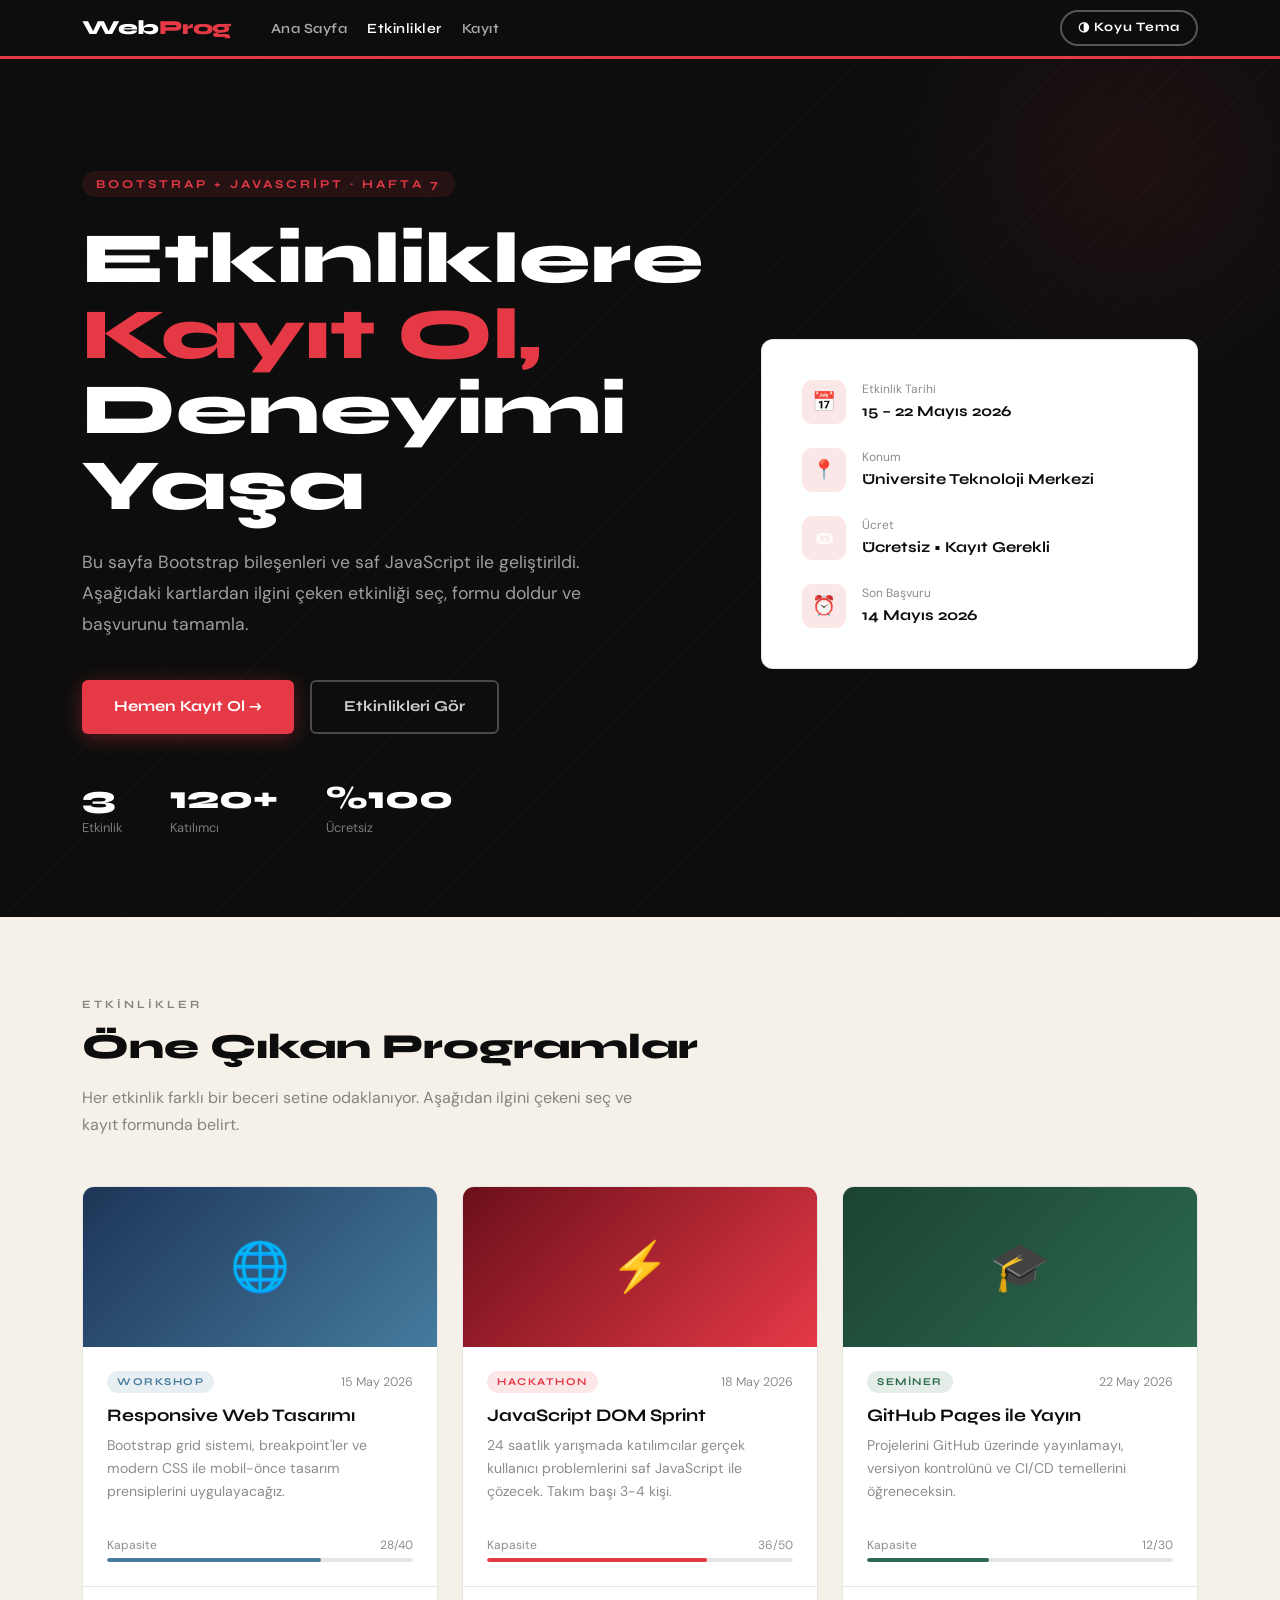
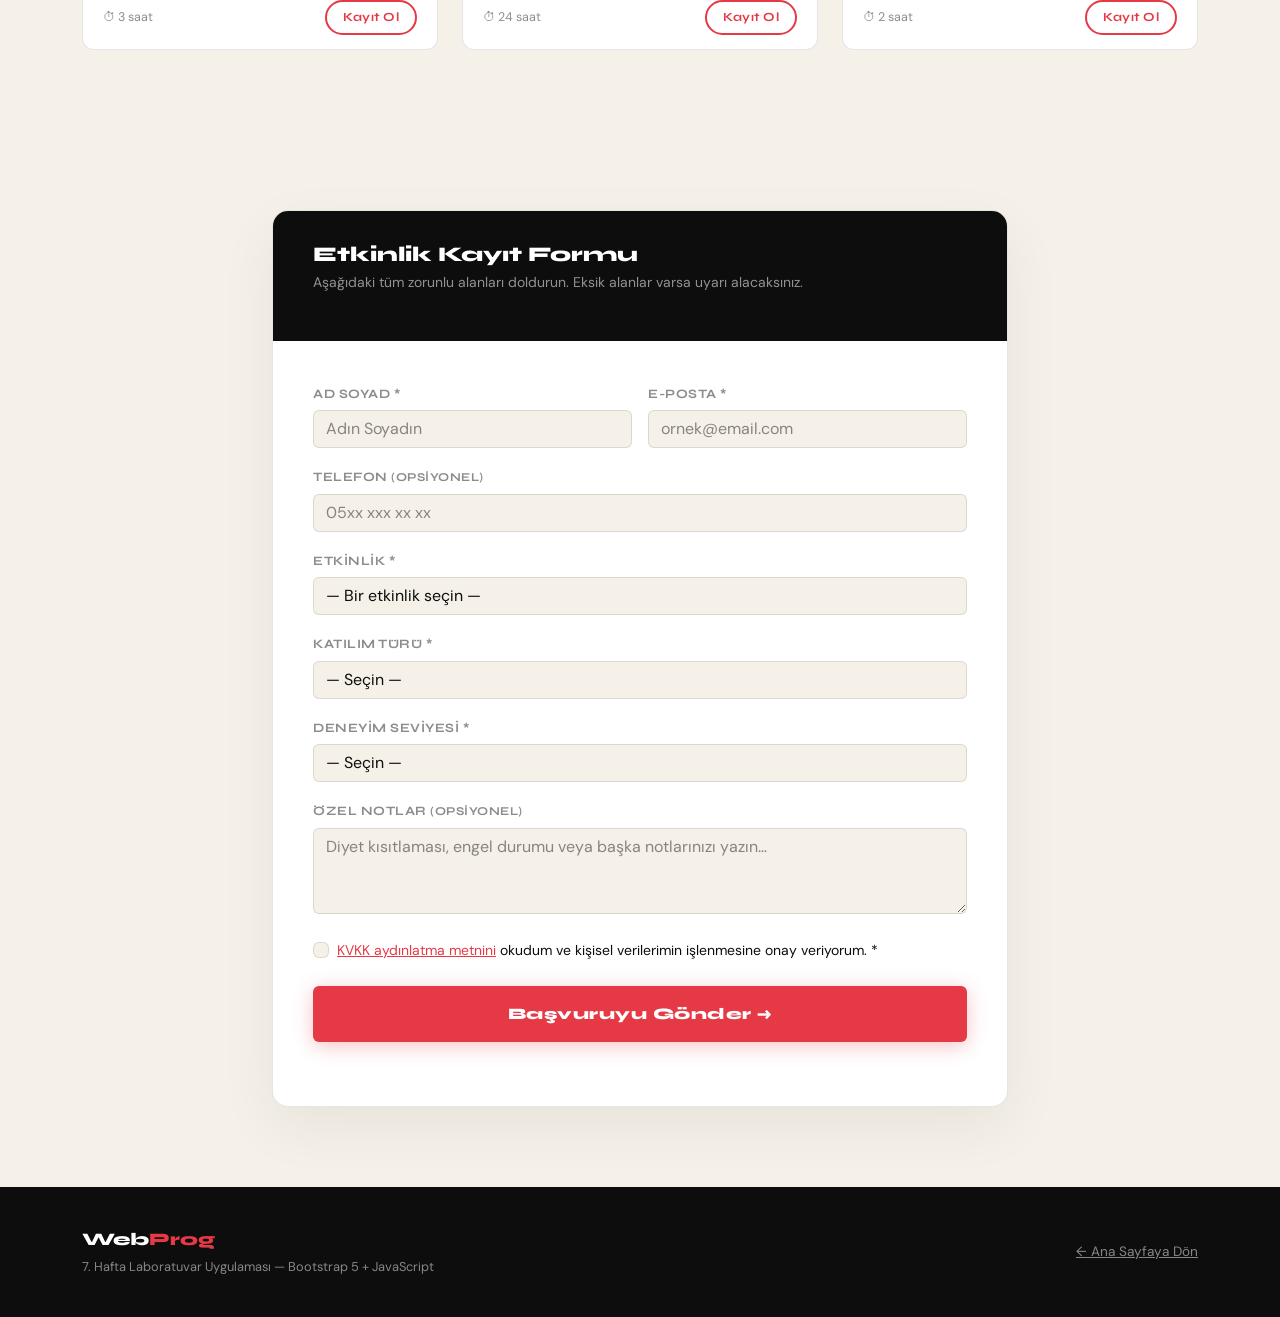
<file: lab7/hafta7.html>
<!DOCTYPE html>
<html lang="tr">
<head>
  <meta charset="UTF-8" />
  <meta name="viewport" content="width=device-width, initial-scale=1.0" />
  <title>Hafta 7 – Etkinlik Kayıt | Web Programlama</title>

  <!-- Bootstrap 5 CSS -->
  <link href="https://cdn.jsdelivr.net/npm/bootstrap@5.3.3/dist/css/bootstrap.min.css" rel="stylesheet" />

  <!-- Özel CSS -->
  <link href="styles/hafta7.css" rel="stylesheet" />
</head>
<body>

  <!-- ════════════════════════════════════════
       NAVBAR
  ════════════════════════════════════════ -->
  <nav class="navbar navbar-expand-lg main-navbar sticky-top">
    <div class="container">
      <a class="navbar-brand" href="index.html">Web<em>Prog</em></a>

      <button class="navbar-toggler border-0" type="button"
              data-bs-toggle="collapse" data-bs-target="#navMenu"
              aria-controls="navMenu" aria-expanded="false"
              aria-label="Menüyü aç/kapat">
        <span class="navbar-toggler-icon" style="filter:invert(1)"></span>
      </button>

      <div class="collapse navbar-collapse" id="navMenu">
        <ul class="navbar-nav me-auto mb-2 mb-lg-0 ms-3 gap-1">
          <li class="nav-item">
            <a class="nav-link" href="index.html">Ana Sayfa</a>
          </li>
          <li class="nav-item">
            <a class="nav-link active" href="#etkinlikler">Etkinlikler</a>
          </li>
          <li class="nav-item">
            <a class="nav-link" href="#kayit">Kayıt</a>
          </li>
        </ul>
        <!-- Tema butonu (desktop) -->
        <button id="temaBtn" class="d-none d-lg-inline-flex">◑ Koyu Tema</button>
        <!-- Tema butonu (mobil – collapse içinde) -->
        <button id="temaBtnMob" class="btn-submit d-lg-none mt-3" style="width:auto;padding:.5rem 1.25rem;font-size:.8rem;">
          ◑ Koyu Tema
        </button>
      </div>
    </div>
  </nav>


  <!-- ════════════════════════════════════════
       HERO
  ════════════════════════════════════════ -->
  <section class="hero-section">
    <div class="hero-blob"></div>
    <div class="container position-relative">
      <div class="row align-items-center g-5">

        <!-- Sol: Metin -->
        <div class="col-lg-7">
          <div class="hero-eyebrow">Bootstrap + JavaScript · Hafta 7</div>
          <h1 class="hero-title fade-up">
            Etkinliklere<br>
            <em>Kayıt Ol,</em><br>
            Deneyimi Yaşa
          </h1>
          <p class="hero-lead fade-up delay-1">
            Bu sayfa Bootstrap bileşenleri ve saf JavaScript ile geliştirildi.
            Aşağıdaki kartlardan ilgini çeken etkinliği seç, formu doldur ve
            başvurunu tamamla.
          </p>
          <div class="d-flex flex-wrap gap-3 fade-up delay-2">
            <a href="#kayit" class="btn-primary-custom">
              Hemen Kayıt Ol →
            </a>
            <a href="#etkinlikler" class="btn-outline-custom">
              Etkinlikleri Gör
            </a>
          </div>

          <div class="hero-stats fade-up delay-3">
            <div class="stat-item">
              <span class="stat-num">3</span>
              <span class="stat-label">Etkinlik</span>
            </div>
            <div class="stat-item">
              <span class="stat-num">120+</span>
              <span class="stat-label">Katılımcı</span>
            </div>
            <div class="stat-item">
              <span class="stat-num">%100</span>
              <span class="stat-label">Ücretsiz</span>
            </div>
          </div>
        </div>

        <!-- Sağ: Bilgi kartı -->
        <div class="col-lg-5 fade-up delay-4">
          <div class="info-strip">
            <div class="info-item mb-4">
              <div class="info-icon">📅</div>
              <div>
                <div class="info-label">Etkinlik Tarihi</div>
                <div class="info-value">15 – 22 Mayıs 2026</div>
              </div>
            </div>
            <div class="info-item mb-4">
              <div class="info-icon">📍</div>
              <div>
                <div class="info-label">Konum</div>
                <div class="info-value">Üniversite Teknoloji Merkezi</div>
              </div>
            </div>
            <div class="info-item mb-4">
              <div class="info-icon">🎟</div>
              <div>
                <div class="info-label">Ücret</div>
                <div class="info-value">Ücretsiz • Kayıt Gerekli</div>
              </div>
            </div>
            <div class="info-item">
              <div class="info-icon">⏰</div>
              <div>
                <div class="info-label">Son Başvuru</div>
                <div class="info-value">14 Mayıs 2026</div>
              </div>
            </div>
          </div>
        </div>

      </div>
    </div>
  </section>


  <!-- ════════════════════════════════════════
       ETKİNLİK KARTLARI
  ════════════════════════════════════════ -->
  <section id="etkinlikler" class="py-6" style="padding:5rem 0;">
    <div class="container">

      <!-- Başlık -->
      <div class="mb-5">
        <p class="section-label">Etkinlikler</p>
        <h2 class="section-title">Öne Çıkan Programlar</h2>
        <p class="section-lead">
          Her etkinlik farklı bir beceri setine odaklanıyor. Aşağıdan ilgini çekeni seç
          ve kayıt formunda belirt.
        </p>
      </div>

      <!-- Bootstrap Grid – 3 Kart -->
      <div class="row row-cols-1 row-cols-md-2 row-cols-lg-3 g-4">

        <!-- Kart 1 -->
        <div class="col">
          <div class="etkinlik-card">
            <div class="card-img-placeholder" style="background:linear-gradient(135deg,#1d3557,#457b9d);">
              🌐
            </div>
            <div class="card-body d-flex flex-column p-4">
              <div class="card-meta">
                <span class="card-tag tag-blue">Workshop</span>
                <span class="card-date">15 May 2026</span>
              </div>
              <h3 class="card-title-el">Responsive Web Tasarımı</h3>
              <p class="card-text-el">
                Bootstrap grid sistemi, breakpoint'ler ve modern CSS ile
                mobil-önce tasarım prensiplerini uygulayacağız.
              </p>
              <div class="mt-3">
                <div class="d-flex justify-content-between mb-1">
                  <span class="capacity-label">Kapasite</span>
                  <span class="capacity-label">28/40</span>
                </div>
                <div class="capacity-bar">
                  <div class="capacity-fill bg-primary"
                       data-width="70%" style="width:0;background:#457b9d!important;"></div>
                </div>
              </div>
            </div>
            <div class="card-footer-el">
              <span style="font-size:.78rem;color:var(--muted);">⏱ 3 saat</span>
              <a href="#kayit" class="btn-card">Kayıt Ol</a>
            </div>
          </div>
        </div>

        <!-- Kart 2 -->
        <div class="col">
          <div class="etkinlik-card">
            <div class="card-img-placeholder" style="background:linear-gradient(135deg,#6b0f1a,#e63946);">
              ⚡
            </div>
            <div class="card-body d-flex flex-column p-4">
              <div class="card-meta">
                <span class="card-tag tag-red">Hackathon</span>
                <span class="card-date">18 May 2026</span>
              </div>
              <h3 class="card-title-el">JavaScript DOM Sprint</h3>
              <p class="card-text-el">
                24 saatlik yarışmada katılımcılar gerçek kullanıcı problemlerini
                saf JavaScript ile çözecek. Takım başı 3-4 kişi.
              </p>
              <div class="mt-3">
                <div class="d-flex justify-content-between mb-1">
                  <span class="capacity-label">Kapasite</span>
                  <span class="capacity-label">36/50</span>
                </div>
                <div class="capacity-bar">
                  <div class="capacity-fill"
                       data-width="72%" style="width:0;background:var(--accent)!important;"></div>
                </div>
              </div>
            </div>
            <div class="card-footer-el">
              <span style="font-size:.78rem;color:var(--muted);">⏱ 24 saat</span>
              <a href="#kayit" class="btn-card">Kayıt Ol</a>
            </div>
          </div>
        </div>

        <!-- Kart 3 -->
        <div class="col">
          <div class="etkinlik-card">
            <div class="card-img-placeholder" style="background:linear-gradient(135deg,#1b4332,#2d6a4f);">
              🎓
            </div>
            <div class="card-body d-flex flex-column p-4">
              <div class="card-meta">
                <span class="card-tag tag-green">Seminer</span>
                <span class="card-date">22 May 2026</span>
              </div>
              <h3 class="card-title-el">GitHub Pages ile Yayın</h3>
              <p class="card-text-el">
                Projelerini GitHub üzerinde yayınlamayı, versiyon kontrolünü
                ve CI/CD temellerini öğreneceksin.
              </p>
              <div class="mt-3">
                <div class="d-flex justify-content-between mb-1">
                  <span class="capacity-label">Kapasite</span>
                  <span class="capacity-label">12/30</span>
                </div>
                <div class="capacity-bar">
                  <div class="capacity-fill"
                       data-width="40%" style="width:0;background:var(--green)!important;"></div>
                </div>
              </div>
            </div>
            <div class="card-footer-el">
              <span style="font-size:.78rem;color:var(--muted);">⏱ 2 saat</span>
              <a href="#kayit" class="btn-card">Kayıt Ol</a>
            </div>
          </div>
        </div>

      </div><!-- /row -->
    </div>
  </section>


  <!-- ════════════════════════════════════════
       KAYIT FORMU
  ════════════════════════════════════════ -->
  <section id="kayit" class="form-section py-5" style="padding:5rem 0 !important;">
    <div class="container">
      <div class="row justify-content-center">
        <div class="col-lg-8">

          <!-- Form wrapper -->
          <div class="form-wrapper">

            <div class="form-header">
              <h3>Etkinlik Kayıt Formu</h3>
              <p>Aşağıdaki tüm zorunlu alanları doldurun. Eksik alanlar varsa uyarı alacaksınız.</p>
            </div>

            <div class="form-body">

              <!-- Uyarı Alanı -->
              <div id="uyariAlani" class="d-none mb-4"></div>

              <form id="kayitFormu" novalidate>

                <!-- Ad Soyad + E-posta -->
                <div class="row g-3 mb-3">
                  <div class="col-md-6">
                    <label for="adSoyad" class="form-label">Ad Soyad *</label>
                    <input type="text" class="form-control" id="adSoyad"
                           placeholder="Adın Soyadın" />
                  </div>
                  <div class="col-md-6">
                    <label for="email" class="form-label">E-posta *</label>
                    <input type="email" class="form-control" id="email"
                           placeholder="ornek@email.com" />
                  </div>
                </div>

                <!-- Telefon -->
                <div class="mb-3">
                  <label for="telefon" class="form-label">Telefon <span style="color:var(--muted);font-size:.75rem;">(opsiyonel)</span></label>
                  <input type="tel" class="form-control" id="telefon"
                         placeholder="05xx xxx xx xx" />
                </div>

                <!-- Etkinlik Seçimi -->
                <div class="mb-3">
                  <label for="etkinlik" class="form-label">Etkinlik *</label>
                  <select class="form-select" id="etkinlik">
                    <option value="">— Bir etkinlik seçin —</option>
                    <option value="Responsive Web Tasarımı (15 May)">Responsive Web Tasarımı (15 May)</option>
                    <option value="JavaScript DOM Sprint (18 May)">JavaScript DOM Sprint (18 May)</option>
                    <option value="GitHub Pages ile Yayın (22 May)">GitHub Pages ile Yayın (22 May)</option>
                  </select>
                </div>

                <!-- Katılım Türü -->
                <div class="mb-3">
                  <label for="katilimTuru" class="form-label">Katılım Türü *</label>
                  <select class="form-select" id="katilimTuru">
                    <option value="">— Seçin —</option>
                    <option value="Yüz Yüze">Yüz Yüze</option>
                    <option value="Çevrimiçi (Canlı)">Çevrimiçi (Canlı)</option>
                    <option value="Kayıt İzleme">Kayıt İzleme</option>
                  </select>
                </div>

                <!-- Deneyim Seviyesi -->
                <div class="mb-3">
                  <label for="deneyim" class="form-label">Deneyim Seviyesi *</label>
                  <select class="form-select" id="deneyim">
                    <option value="">— Seçin —</option>
                    <option value="Başlangıç">Başlangıç</option>
                    <option value="Orta">Orta</option>
                    <option value="İleri">İleri</option>
                  </select>
                </div>

                <!-- Notlar -->
                <div class="mb-4">
                  <label for="notlar" class="form-label">Özel Notlar <span style="color:var(--muted);font-size:.75rem;">(opsiyonel)</span></label>
                  <textarea class="form-control" id="notlar" rows="3"
                            placeholder="Diyet kısıtlaması, engel durumu veya başka notlarınızı yazın…"></textarea>
                </div>

                <!-- KVKK Onayı -->
                <div class="mb-4 form-check">
                  <input type="checkbox" class="form-check-input" id="kvkk" />
                  <label class="form-check-label" for="kvkk">
                    <a href="#" style="color:var(--accent);">KVKK aydınlatma metnini</a>
                    okudum ve kişisel verilerimin işlenmesine onay veriyorum. *
                  </label>
                </div>

                <!-- Gönder -->
                <button type="submit" class="btn-submit">
                  Başvuruyu Gönder →
                </button>

              </form>

              <!-- Sonuç Alanı -->
              <div id="sonucAlani" class="mt-4"></div>

            </div><!-- /form-body -->
          </div><!-- /form-wrapper -->

        </div>
      </div>
    </div>
  </section>


  <!-- ════════════════════════════════════════
       FOOTER
  ════════════════════════════════════════ -->
  <footer class="site-footer">
    <div class="container">
      <div class="row align-items-center g-3">
        <div class="col-md-6">
          <div class="footer-brand">Web<em>Prog</em></div>
          <p class="mt-1 mb-0" style="font-size:.8rem;">
            7. Hafta Laboratuvar Uygulaması — Bootstrap 5 + JavaScript
          </p>
        </div>
        <div class="col-md-6 text-md-end">
          <a href="index.html" style="color:rgba(255,255,255,.5);font-size:.85rem;">
            ← Ana Sayfaya Dön
          </a>
        </div>
      </div>
    </div>
  </footer>


  <!-- Bootstrap 5 JS -->
  <script src="https://cdn.jsdelivr.net/npm/bootstrap@5.3.3/dist/js/bootstrap.bundle.min.js"></script>

  <!-- Özel JS -->
  <script src="scripts/hafta7.js"></script>
</body>
</html>
</file>
<file: lab2/style.css>
body{

    background:#e9e9e9;
    font-family:Arial;
    margin:0;

}

/* container */

.container{

    width:900px;
    margin:40px auto;
    background:white;
    border-radius:6px;
    padding:20px;

}

/* header */

header{

    border-bottom:2px solid #c9d5e5;
    padding-bottom:10px;

}

/* hiyerarşik seçici */

header h1{

    display:inline-block;
    margin:0;

}

/* menu */

nav{

    float:right;

}

nav ul{

    list-style:none;
    margin:0;
    padding:0;

}

nav ul li{

    display:inline-block;

}

nav ul li a{

    text-decoration:none;
    padding:8px 14px;
    color:#444;
    border-radius:4px;

}

/* hover */

nav ul li a:hover{

    background:#4a79c7;
    color:white;

}

.active{

    background:#4a79c7;
    color:white;

}

/* intro */

.intro{

    margin-top:20px;
    padding:10px;

}

/* main layout */

main{

    margin-top:20px;

}

/* içerik */

.content{

    display:inline-block;
    width:58%;
    background:#f5e4c4;
    padding:20px;
    border:1px solid #e0cfa6;
    border-radius:6px;
    vertical-align:top;

}

/* sidebar */

.sidebar{

    display:inline-block;
    width:38%;
    background:#d8e5ec;
    padding:20px;
    border:1px solid #b8cbd6;
    border-radius:6px;
    margin-left:20px;

}

/* metin düzenleme */

.content p{

    font-size:15px;
    line-height:1.6;
    text-align:justify;
    color:#333;

}

.sidebar p{

    font-size:15px;
    line-height:1.6;
    text-align:left;
    color:#333;

}

/* footer */

footer{

    margin-top:30px;
    text-align:center;
    color:#666;
    font-size:14px;

}

/* grup seçici */

h1, h2{

    color:#333;

}
</file>
<file: lab3/style.css>
/* =========================================
   1. GENEL AYARLAR VE LAYOUT
   ========================================= */
* {
    box-sizing: border-box; /* Box Model gereksinimi için kritik */ [cite: 13]
}

body {
    background: #e9e9e9;
    font-family: Arial, sans-serif;
    margin: 0;
}

/* Ana Konteynır */
.container {
    width: 900px;
    margin: 40px auto;
    background: white;
    border-radius: 6px;
    padding: 20px;
}

/* Header & Navigasyon */
header {
    border-bottom: 2px solid #c9d5e5;
    padding-bottom: 10px;
    display: flex;
    justify-content: space-between;
    align-items: center;
}

header h1 {
    margin: 0;
    color: #333;
}

nav ul {
    list-style: none;
    margin: 0;
    padding: 0;
}

nav ul li {
    display: inline-block;
}

nav ul li a {
    text-decoration: none;
    padding: 8px 14px;
    color: #444;
    border-radius: 4px;
}

nav ul li a:hover, .active {
    background: #4a79c7;
    color: white;
}

/* Sayfa İçerik Yapısı (Flexbox) */
.main-layout {
    display: flex;
    gap: 20px;
    margin-top: 20px;
}

.content {
    flex: 6;
    background: #f5e4c4;
    padding: 20px;
    border: 1px solid #e0cfa6;
    border-radius: 6px;
    text-align: justify;
}

.sidebar {
    flex: 4;
    background: #d8e5ec;
    padding: 20px;
    border: 1px solid #b8cbd6;
    border-radius: 6px;
}

/* =========================================
   2. LAB 3: İLETİŞİM FORMU STİLLERİ
   ========================================= */

/* Form Konteynırı (Box Model Kullanımı) */
.contact-container {
    width: 600px; /* Belirlenen genişlik */ [cite: 14]
    margin: 40px auto; /* Sayfayı ortalama */ [cite: 14]
    padding: 30px; /* Elemanların kenarlara yapışmaması için */ [cite: 15]
    border: 1px solid #ddd; /* Belirgin kenarlık */ [cite: 16]
    border-radius: 10px; /* Hafif köşe yuvarlaması */ [cite: 16]
    background-color: #ffffff;
}

.contact-container h2 {
    text-align: center;
    margin-bottom: 20px;
}

.contact-container label {
    display: block; /* Etiketleri ayrı satıra alır */ [cite: 7]
    margin-top: 15px;
    margin-bottom: 5px;
    font-weight: bold;
}

/* Form Elemanları (Çoklu Seçici Kullanımı) */
.contact-container input, 
.contact-container select, 
.contact-container textarea {
    width: 100%; /* Alanın tamamını kaplar */ [cite: 18, 22]
    padding: 10px; /* Yazıların ferah durması için */ [cite: 19, 22]
    margin-bottom: 15px; /* Elemanlar arası boşluk */ [cite: 20, 22]
    border: 1px solid #ccc;
    border-radius: 5px;
}

/* Görseldeki Gri Arka Planlı Seçim Alanları */
.selection-box {
    background-color: #f9f9f9;
    padding: 15px;
    border-radius: 6px;
    margin-bottom: 15px;
}

.inline-label {
    display: inline !important;
    font-weight: normal !important;
    margin-left: 5px;
}

/* Buton Düzenlemeleri */
.button-row {
    display: flex;
    gap: 10px;
    margin-top: 10px;
}

.btn-submit {
    flex: 1;
    background-color: #007bff; /* Görseldeki mavi */ 
    color: white;
    padding: 12px; /* Butonu büyütmek için */ 
    border: none; /* Kenarlığı kaldırma */ 
    border-radius: 5px;
    font-weight: bold;
    cursor: pointer;
}

.btn-reset {
    flex: 1;
    background-color: #dc3545; /* Görseldeki kırmızı */ 
    color: white;
    padding: 12px;
    border: none;
    border-radius: 5px;
    font-weight: bold;
    cursor: pointer;
}

.btn-submit:hover, .btn-reset:hover {
    opacity: 0.9;
}

/* =========================================
   3. FOOTER
   ========================================= */
footer {
    margin-top: 30px;
    text-align: center;
    color: #666;
    font-size: 14px;
    border-top: 1px solid #eee;
    padding-top: 15px;
}
</file>
<file: lab4/style.css>
* {
    margin: 0;
    padding: 0;
    box-sizing: border-box;
    font-family: 'Segoe UI', Tahoma, Geneva, Verdana, sans-serif;
}

body {
    background-color: #eaedf2;
}

.wrapper {
    display: flex;
    flex-direction: column;
    height: 100vh;
    max-width: 1200px;
    margin: 0 auto;
    background-color: #ffffff;
    box-shadow: 0 0 20px rgba(0,0,0,0.05);
}

.navbar {
    display: flex;
    justify-content: space-between;
    align-items: center;
    height: 10vh;
    padding: 0 40px;
    border-bottom: 1px solid #eaeaea;
}

.logo {
    font-size: 22px;
    font-weight: 800;
    color: #2c3e50;
    letter-spacing: 1px;
}

.links {
    display: flex;
    gap: 25px;
}

.links a {
    text-decoration: none;
    color: #555;
    font-weight: 500;
    font-size: 14px;
    transition: color 0.2s;
}

.links a:hover {
    color: #3498db;
}

.hero {
    display: flex;
    flex-direction: row;
    justify-content: space-between;
    align-items: stretch;
    height: 30vh;
    padding: 3vh 40px;
    gap: 40px;
    background-color: #fcfcfc;
    border-bottom: 1px solid #eaeaea;
}

.hero-content {
    display: flex;
    flex-direction: column;
    justify-content: center;
    flex: 1;
    gap: 15px;
}

.hero-content h1 {
    font-size: 32px;
    color: #2c3e50;
}

.hero-content p {
    color: #666;
    font-size: 16px;
}

button {
    padding: 10px 24px;
    background-color: #3498db;
    color: white;
    font-weight: 600;
    border: none;
    border-radius: 6px;
    cursor: pointer;
    transition: background-color 0.2s, transform 0.1s;
}

button:hover {
    background-color: #2980b9;
}

button:active {
    transform: scale(0.98);
}

.hero-content button {
    align-self: flex-start;
}

.hero-image {
    flex: 1;
    background-color: #e8ecf1;
    border-radius: 12px;
    border: 2px dashed #cbd4e1;
}

.cards-section {
    display: flex;
    flex-wrap: wrap;
    gap: 15px;
    height: 30vh;
    padding: 2.5vh 40px;
    background-color: #ffffff;
    border-bottom: 1px solid #eaeaea;
}

.card {
    flex: 1 1 calc(33.333% - 15px);
    background-color: #ffffff;
    border: 1px solid #eaeaea;
    border-radius: 8px;
    padding: 15px;
    display: flex;
    flex-direction: column;
    justify-content: space-between;
    box-shadow: 0 4px 6px rgba(0,0,0,0.02);
    transition: transform 0.2s, box-shadow 0.2s;
}

.card:hover {
    transform: translateY(-2px);
    box-shadow: 0 6px 12px rgba(0,0,0,0.05);
}

.card h3 {
    font-size: 16px;
    color: #2c3e50;
    margin-bottom: 5px;
}

.card p {
    font-size: 13px;
    color: #666;
    margin-bottom: 10px;
}

.card button {
    align-self: flex-start;
    padding: 8px 16px;
    font-size: 12px;
}

.flex-grow-section {
    display: flex;
    align-items: stretch;
    height: 20vh;
    padding: 2.5vh 40px;
    gap: 20px;
    background-color: #fcfcfc;
    border-bottom: 1px solid #eaeaea;
}

.box {
    display: flex;
    flex-direction: column;
    justify-content: center;
    align-items: center;
    border-radius: 8px;
    padding: 15px;
    gap: 12px;
    box-shadow: inset 0 0 0 1px rgba(0,0,0,0.05);
}

.box h4 {
    color: #2c3e50;
    font-size: 16px;
}

.box p {
    font-size: 13px;
    color: #555;
}

.box button {
    padding: 8px 16px;
    font-size: 13px;
}

.box1 {
    flex-grow: 1;
    background-color: #eff6ff;
}

.box1 button {
    background-color: #60a5fa;
}

.box1 button:hover {
    background-color: #3b82f6;
}

.box2 {
    flex-grow: 2;
    background-color: #f0fdf4;
}

.box2 button {
    background-color: #4ade80;
    color: #064e3b;
}

.box2 button:hover {
    background-color: #22c55e;
}

.box3 {
    flex-grow: 1;
    background-color: #fff7ed;
}

.box3 button {
    background-color: #fdba74;
    color: #7c2d12;
}

.box3 button:hover {
    background-color: #f97316;
    color: white;
}

.footer {
    display: flex;
    justify-content: center;
    align-items: center;
    height: 10vh;
    background-color: #ffffff;
    color: #888;
    font-size: 14px;
}
</file>
<file: lab6/style.css>
/* Temel Değişkenler ve Sıfırlama */
:root {
    --bg-color: #f3f4f6;
    --card-bg: #ffffff;
    --primary: #3b82f6;
    --secondary: #10b981;
    --text-main: #1f2937;
    --text-muted: #6b7280;
    --border: #e5e7eb;
}

body {
    margin: 0;
    font-family: 'Inter', -apple-system, sans-serif;
    background-color: var(--bg-color);
    color: var(--text-main);
    display: flex;
    justify-content: center;
    padding: 40px 20px;
}

.page-wrapper {
    display: flex;
    gap: 30px;
    flex-wrap: wrap;
    justify-content: center;
    max-width: 1000px;
    width: 100%;
}

/* Kart Tasarımı */
.app-container {
    background: var(--card-bg);
    border-radius: 16px;
    box-shadow: 0 10px 15px -3px rgba(0, 0, 0, 0.1);
    width: 450px;
    overflow: hidden;
    border: 1px solid var(--border);
}

.app-header {
    background: #f9fafb;
    padding: 20px;
    border-bottom: 1px solid var(--border);
    text-align: center;
}

.app-header h2 {
    margin: 0;
    font-size: 1.25rem;
    color: var(--text-main);
}

.form-body {
    padding: 25px;
}

/* Giriş Alanları */
.input-field {
    margin-bottom: 20px;
}

.input-row {
    display: flex;
    gap: 15px;
}

.input-row .input-field {
    flex: 1;
}

label {
    display: block;
    font-size: 0.875rem;
    font-weight: 600;
    margin-bottom: 6px;
    color: var(--text-muted);
}

input, select {
    width: 100%;
    padding: 12px;
    border: 1px solid var(--border);
    border-radius: 8px;
    font-size: 1rem;
    box-sizing: border-box;
    transition: border-color 0.2s, box-shadow 0.2s;
}

input:focus, select:focus {
    outline: none;
    border-color: var(--primary);
    box-shadow: 0 0 0 3px rgba(59, 130, 246, 0.1);
}

/* Butonlar */
.btn {
    width: 100%;
    padding: 14px;
    border: none;
    border-radius: 8px;
    font-size: 1rem;
    font-weight: 700;
    cursor: pointer;
    transition: opacity 0.2s;
    color: white;
}

.btn-grade { background-color: var(--primary); }
.btn-unit { background-color: var(--secondary); }
.btn:hover { opacity: 0.9; }

/* Sonuç Paneli */
.result-display {
    margin-top: 25px;
    padding: 20px;
    background-color: #f9fafb;
    border-radius: 12px;
    border: 1px dashed var(--border);
    display: none;
    animation: slideUp 0.3s ease-out;
}

.result-display h3 {
    margin: 0 0 10px 0;
    font-size: 1.1rem;
}

.result-display p {
    margin: 8px 0;
    font-size: 1rem;
}

.unit-res {
    text-align: center;
    font-size: 1.25rem;
    color: var(--secondary);
}

/* Durum Rozeti (Badge) */
.status-pill {
    padding: 4px 12px;
    border-radius: 20px;
    font-size: 0.875rem;
    font-weight: 600;
}

.status-pill.pass { background-color: #d1fae5; color: #065f46; }
.status-pill.fail { background-color: #fee2e2; color: #991b1b; }

@keyframes slideUp {
    from { opacity: 0; transform: translateY(10px); }
    to { opacity: 1; transform: translateY(0); }
}

/* Mobil Uyumluluk */
@media (max-width: 480px) {
    .app-container { width: 100%; }
}
</file>
<file: lab5/style.css>
/* Reset & Temel Stil */
* {
    box-sizing: border-box;
    margin: 0;
    padding: 0;
    font-family: 'Segoe UI', Tahoma, Geneva, Verdana, sans-serif;
}

body {
    background-color: #f0f2f5;
    color: #333;
    display: flex;
    flex-direction: column;
    align-items: center;
    position: relative;
    /* Hocanın "fixed" öğeyi test edebilmesi için sayfaya bilerek uzunluk veriyoruz[cite: 2] */
    min-height: 150vh; 
    padding-bottom: 80px; 
}

/* ----------------------------------------------------- */
/* HEADER VE FOOTER ALANLARI                             */
/* ----------------------------------------------------- */

/* Kısa Başlık Alanı[cite: 2] */
header {
    width: 100%;
    padding: 20px 40px;
    background-color: #f0f2f5; 
    text-align: left;
}

/* Basit alt bilgi alanı (Footer)[cite: 2] */
footer {
    width: 100%;
    text-align: center;
    padding: 20px;
    background-color: transparent;
    color: #888;
    position: absolute;
    bottom: 0;
    font-size: 14px;
}

/* ----------------------------------------------------- */
/* 1. ETKİLEŞİM: Hover durumunda cursor değişen alan[cite: 2] */
/* ----------------------------------------------------- */
.back-link {
    text-decoration: none;
    color: #3a0ca3;
    font-weight: bold;
    cursor: pointer; /* İstenen kural: Cursor değişimi[cite: 2] */
    transition: color 0.3s ease; /* İstenen kural: CSS geçişi (transition)[cite: 2] */
}

.back-link:hover {
    color: #7209b7;
}

/* ----------------------------------------------------- */
/* ANA KART KAPSAYICISI (Zorunlu Kural: Position: relative)[cite: 2] */
/* ----------------------------------------------------- */
.card-container {
    position: relative; 
    width: 650px;
    max-width: 90%;
    margin: 80px auto; 
}

/* Kartın arka planını ve taşan animasyonunu yönetecek zemin katmanı */
.card-background {
    position: absolute;
    top: 0; 
    left: 0; 
    width: 100%; 
    height: 100%;
    background: linear-gradient(135deg, #e8e6ff 0%, #ded6ff 100%);
    border-radius: 12px;
    box-shadow: 0 10px 20px rgba(0,0,0,0.08);
    overflow: hidden; 
    z-index: 0;
}

/* ----------------------------------------------------- */
/* 2. ETKİLEŞİM: @keyframes ile basit animasyon[cite: 2]      */
/* ----------------------------------------------------- */
.decorative-circle {
    position: absolute;
    right: -60px;
    bottom: -60px;
    width: 320px;
    height: 320px;
    background-color: rgba(255, 255, 255, 0.4);
    border-radius: 50%;
    /* Zorunlu kural: Üst üste binen öğelerde z-index kullanımı[cite: 2] */
    z-index: 1; 
    animation: pulse 4s infinite alternate ease-in-out; 
}

@keyframes pulse {
    0% { transform: scale(1); }
    100% { transform: scale(1.15); }
}

/* İçeriklerin üstte kalması için z-index ayarı[cite: 2] */
.card-content {
    position: relative;
    z-index: 2; 
    padding: 60px 40px 80px 40px; 
}

.card-title {
    font-size: 26px;
    margin-bottom: 25px;
    color: #111;
}

.card-desc {
    font-size: 16px;
    line-height: 1.8;
    color: #333;
    max-width: 85%;
}

/* ----------------------------------------------------- */
/* POSITION: ABSOLUTE İLE YERLEŞTİRİLMİŞ ROZETLER (En az 3)[cite: 2] */
/* ----------------------------------------------------- */

/* Sol üstten dışarı taşan Sarı Rozet */
.badge-free {
    position: absolute; 
    top: -20px;
    left: -15px;
    background-color: #fff5ba;
    color: #000;
    padding: 10px 20px;
    font-weight: 600;
    border-radius: 10px 10px 10px 0; 
    box-shadow: -2px 4px 8px rgba(0,0,0,0.1);
    z-index: 3;
}

/* Sağ üst köşedeki Yeşil Rozet */
.badge-date {
    position: absolute; 
    top: 20px;
    right: 20px;
    background-color: #e8f5e9;
    color: #000;
    padding: 8px 16px;
    border-radius: 8px;
    font-weight: 600;
    z-index: 3;
}

/* Sağ ortadan dışarı taşan, etkileşimli Konum Rozeti */
.badge-location {
    position: absolute; 
    top: 60%;
    right: -45px; 
    transform: translateY(-50%); 
    background-color: #fff;
    color: #222;
    padding: 15px 25px;
    border-radius: 10px;
    box-shadow: 0 5px 15px rgba(0,0,0,0.1);
    z-index: 3;
    cursor: pointer; /* İkinci cursor değişen alan[cite: 2] */
    transition: transform 0.2s ease, box-shadow 0.2s ease;
}

.badge-location:hover {
    transform: translateY(-50%) scale(1.05); 
    box-shadow: 0 8px 20px rgba(0,0,0,0.15);
}

/* Sağ alttaki Turuncu/Pembe Rozet */
.badge-register {
    position: absolute; 
    bottom: 20px;
    right: 20px;
    background-color: #ffebee;
    color: #000;
    padding: 8px 18px;
    border-radius: 8px;
    font-weight: 600;
    z-index: 3;
}

/* ----------------------------------------------------- */
/* POSITION: FIXED ÖĞE (Scroll sırasında sabit kalır)[cite: 2] */
/* ----------------------------------------------------- */
.fixed-helper {
    position: fixed; 
    bottom: 30px;
    right: 30px;
    background-color: #e0e0e0;
    color: #111;
    padding: 12px 24px;
    border-radius: 8px;
    font-weight: bold;
    box-shadow: 0 4px 10px rgba(0,0,0,0.15);
    cursor: pointer; /* Üçüncü cursor değişen alan[cite: 2] */
    transition: background-color 0.2s ease, transform 0.1s ease;
    z-index: 100;
}

.fixed-helper:hover {
    background-color: #d1d1d1;
}

/* 3. ETKİLEŞİM: :active efekti[cite: 2] */
.fixed-helper:active {
    transform: scale(0.95); 
}
</file>
<file: lab7/styles/hafta7.css>
/* ══════════════════════════════════════════
   Hafta 7 – Etkinlik Kayıt Sayfası  •  CSS
   ══════════════════════════════════════════ */

@import url('https://fonts.googleapis.com/css2?family=Syne:wght@400;600;700;800&family=DM+Sans:ital,opsz,wght@0,9..40,300;0,9..40,400;0,9..40,500;1,9..40,400&display=swap');

/* ── TOKENS ── */
:root {
  --ink:        #0d0d0d;
  --paper:      #f5f0e8;
  --surface:    #ffffff;
  --accent:     #e63946;
  --accent-dim: rgba(230,57,70,.12);
  --blue:       #457b9d;
  --green:      #2d6a4f;
  --border:     rgba(0,0,0,.1);
  --muted:      rgba(0,0,0,.45);
  --radius:     6px;
  --ff-head:    'Syne', sans-serif;
  --ff-body:    'DM Sans', sans-serif;
  --transition: .25s ease;

  /* Dark theme overrides (toggled via JS) */
  --dark-ink:     #f0ebe0;
  --dark-paper:   #0f0f0f;
  --dark-surface: #1a1a1a;
  --dark-border:  rgba(255,255,255,.1);
  --dark-muted:   rgba(255,255,255,.45);
}

/* ── DARK THEME ── */
body.dark-mode {
  --paper:   var(--dark-paper);
  --surface: var(--dark-surface);
  --ink:     var(--dark-ink);
  --border:  var(--dark-border);
  --muted:   var(--dark-muted);
  --accent-dim: rgba(230,57,70,.18);
}

/* ── BASE ── */
*, *::before, *::after { box-sizing: border-box; }

body {
  font-family: var(--ff-body);
  background: var(--paper);
  color: var(--ink);
  transition: background var(--transition), color var(--transition);
  scroll-behavior: smooth;
}

h1,h2,h3,h4,h5,h6 { font-family: var(--ff-head); }

a { color: var(--accent); }

/* ── NAVBAR ── */
.main-navbar {
  background: var(--ink) !important;
  border-bottom: 3px solid var(--accent);
  font-family: var(--ff-head);
  transition: background var(--transition);
}
body.dark-mode .main-navbar { background: #0a0a0a !important; }

.main-navbar .navbar-brand {
  font-weight: 800;
  font-size: 1.25rem;
  color: #fff !important;
  letter-spacing: -0.5px;
}
.main-navbar .navbar-brand em { color: var(--accent); font-style: normal; }

.main-navbar .nav-link {
  color: rgba(255,255,255,.65) !important;
  font-weight: 600;
  font-size: .875rem;
  letter-spacing: .5px;
  transition: color var(--transition);
}
.main-navbar .nav-link:hover,
.main-navbar .nav-link.active { color: #fff !important; }

#temaBtn {
  font-family: var(--ff-head);
  font-weight: 700;
  font-size: .8rem;
  letter-spacing: 1px;
  border: 2px solid rgba(255,255,255,.3);
  color: #fff;
  padding: 6px 16px;
  border-radius: 30px;
  background: transparent;
  transition: border-color var(--transition), background var(--transition);
  cursor: pointer;
}
#temaBtn:hover {
  border-color: var(--accent);
  background: var(--accent);
}

/* ── HERO ── */
.hero-section {
  background: var(--ink);
  color: #fff;
  padding: 7rem 0 5rem;
  position: relative;
  overflow: hidden;
  transition: background var(--transition);
}
body.dark-mode .hero-section { background: #080808; }

.hero-section::before {
  content: '';
  position: absolute;
  inset: 0;
  background: repeating-linear-gradient(
    -45deg,
    transparent,
    transparent 20px,
    rgba(255,255,255,.015) 20px,
    rgba(255,255,255,.015) 21px
  );
}

.hero-blob {
  position: absolute;
  width: 500px; height: 500px;
  border-radius: 50%;
  background: radial-gradient(circle, var(--accent) 0%, transparent 70%);
  opacity: .08;
  top: -150px; right: -100px;
  pointer-events: none;
}

.hero-eyebrow {
  display: inline-block;
  font-family: var(--ff-head);
  font-size: .75rem;
  font-weight: 700;
  letter-spacing: 3px;
  text-transform: uppercase;
  color: var(--accent);
  background: var(--accent-dim);
  padding: 4px 14px;
  border-radius: 20px;
  margin-bottom: 1.5rem;
}

.hero-title {
  font-size: clamp(2.8rem, 6vw, 4.5rem);
  font-weight: 800;
  line-height: 1.05;
  margin-bottom: 1.5rem;
}
.hero-title em { color: var(--accent); font-style: normal; }

.hero-lead {
  font-size: 1.1rem;
  line-height: 1.75;
  color: rgba(255,255,255,.6);
  max-width: 520px;
  margin-bottom: 2.5rem;
}

.btn-primary-custom {
  display: inline-flex;
  align-items: center;
  gap: 8px;
  background: var(--accent);
  color: #fff;
  font-family: var(--ff-head);
  font-weight: 700;
  font-size: .95rem;
  padding: .85rem 2rem;
  border: none;
  border-radius: var(--radius);
  text-decoration: none;
  transition: transform .2s, box-shadow .2s;
  box-shadow: 0 4px 20px rgba(230,57,70,.35);
  cursor: pointer;
}
.btn-primary-custom:hover {
  transform: translateY(-2px);
  box-shadow: 0 8px 28px rgba(230,57,70,.45);
  color: #fff;
}

.btn-outline-custom {
  display: inline-flex;
  align-items: center;
  gap: 8px;
  background: transparent;
  color: rgba(255,255,255,.8);
  font-family: var(--ff-head);
  font-weight: 700;
  font-size: .95rem;
  padding: .85rem 2rem;
  border: 2px solid rgba(255,255,255,.25);
  border-radius: var(--radius);
  text-decoration: none;
  transition: border-color .2s, color .2s;
  cursor: pointer;
}
.btn-outline-custom:hover {
  border-color: rgba(255,255,255,.7);
  color: #fff;
}

/* Hero stats */
.hero-stats { display: flex; gap: 3rem; margin-top: 3rem; }
.stat-item { display: flex; flex-direction: column; }
.stat-num {
  font-family: var(--ff-head);
  font-size: 2rem;
  font-weight: 800;
  color: #fff;
  line-height: 1;
}
.stat-label { font-size: .8rem; color: rgba(255,255,255,.45); margin-top: 4px; }

/* ── SECTION LABEL ── */
.section-label {
  font-family: var(--ff-head);
  font-size: .7rem;
  font-weight: 700;
  letter-spacing: 3px;
  text-transform: uppercase;
  color: var(--muted);
  margin-bottom: .75rem;
}
.section-title {
  font-size: clamp(1.6rem, 3vw, 2.2rem);
  font-weight: 800;
  margin-bottom: 1rem;
  color: var(--ink);
}
.section-lead {
  color: var(--muted);
  font-size: 1rem;
  line-height: 1.7;
  max-width: 550px;
}

/* ── CARDS ── */
.etkinlik-card {
  background: var(--surface);
  border: 1px solid var(--border);
  border-radius: 12px;
  overflow: hidden;
  transition: transform .25s, box-shadow .25s, background var(--transition);
  height: 100%;
  display: flex;
  flex-direction: column;
}
.etkinlik-card:hover {
  transform: translateY(-4px);
  box-shadow: 0 16px 40px rgba(0,0,0,.12);
}
body.dark-mode .etkinlik-card { box-shadow: 0 0 0 1px rgba(255,255,255,.05); }

.card-img-placeholder {
  height: 160px;
  display: flex;
  align-items: center;
  justify-content: center;
  font-size: 3rem;
  position: relative;
  overflow: hidden;
}

.card-meta {
  display: flex;
  align-items: center;
  gap: .5rem;
  margin-bottom: .75rem;
}
.card-tag {
  font-family: var(--ff-head);
  font-size: .65rem;
  font-weight: 700;
  letter-spacing: 1.5px;
  text-transform: uppercase;
  padding: 3px 10px;
  border-radius: 20px;
}
.tag-red    { background: var(--accent-dim); color: var(--accent); }
.tag-blue   { background: rgba(69,123,157,.12); color: var(--blue); }
.tag-green  { background: rgba(45,106,79,.12); color: var(--green); }

.card-date {
  font-size: .78rem;
  color: var(--muted);
  margin-left: auto;
}

.card-title-el {
  font-family: var(--ff-head);
  font-size: 1.1rem;
  font-weight: 700;
  margin-bottom: .5rem;
  color: var(--ink);
  transition: color var(--transition);
}
.card-text-el {
  font-size: .88rem;
  color: var(--muted);
  line-height: 1.65;
  flex-grow: 1;
}

.card-footer-el {
  background: transparent !important;
  border-top: 1px solid var(--border);
  display: flex;
  align-items: center;
  justify-content: space-between;
  padding: .85rem 1.25rem;
}
.capacity-bar {
  height: 4px;
  background: var(--border);
  border-radius: 2px;
  overflow: hidden;
  margin-top: 4px;
}
.capacity-fill {
  height: 100%;
  border-radius: 2px;
  transition: width 1s ease;
}
.capacity-label { font-size: .75rem; color: var(--muted); }

.btn-card {
  font-family: var(--ff-head);
  font-weight: 700;
  font-size: .78rem;
  letter-spacing: .5px;
  padding: 6px 16px;
  border-radius: 20px;
  border: 2px solid var(--accent);
  color: var(--accent);
  background: transparent;
  cursor: pointer;
  transition: background .2s, color .2s;
  text-decoration: none;
}
.btn-card:hover { background: var(--accent); color: #fff; }

/* ── INFO STRIP ── */
.info-strip {
  background: var(--surface);
  border: 1px solid var(--border);
  border-radius: 12px;
  padding: 2.5rem;
  transition: background var(--transition);
}
.info-item {
  display: flex;
  align-items: flex-start;
  gap: 1rem;
}
.info-icon {
  width: 44px; height: 44px;
  border-radius: 10px;
  background: var(--accent-dim);
  display: flex;
  align-items: center;
  justify-content: center;
  font-size: 1.2rem;
  flex-shrink: 0;
}
.info-label { font-size: .75rem; color: var(--muted); margin-bottom: 2px; }
.info-value { font-family: var(--ff-head); font-weight: 700; font-size: .95rem; color: var(--ink); }

/* ── FORM ── */
.form-section { background: var(--paper); }

.form-wrapper {
  background: var(--surface);
  border: 1px solid var(--border);
  border-radius: 16px;
  overflow: hidden;
  box-shadow: 0 20px 60px rgba(0,0,0,.06);
  transition: background var(--transition);
}
.form-header {
  background: var(--ink);
  color: #fff;
  padding: 2rem 2.5rem;
  transition: background var(--transition);
}
body.dark-mode .form-header { background: #0a0a0a; }

.form-header h3 {
  font-size: 1.3rem;
  font-weight: 800;
  margin-bottom: .25rem;
}
.form-header p { font-size: .875rem; color: rgba(255,255,255,.55); }

.form-body { padding: 2.5rem; }

.form-label {
  font-family: var(--ff-head);
  font-weight: 700;
  font-size: .8rem;
  letter-spacing: .5px;
  text-transform: uppercase;
  color: var(--muted);
  margin-bottom: .4rem;
}
.form-control, .form-select, .form-check-input {
  background: var(--paper) !important;
  border: 1.5px solid var(--border) !important;
  color: var(--ink) !important;
  border-radius: var(--radius) !important;
  font-family: var(--ff-body) !important;
  transition: border-color .2s, background var(--transition), color var(--transition) !important;
}
.form-control:focus, .form-select:focus {
  border-color: var(--accent) !important;
  box-shadow: 0 0 0 3px var(--accent-dim) !important;
}
.form-control::placeholder { color: var(--muted) !important; }

.form-check-label {
  font-size: .875rem;
  color: var(--ink);
  transition: color var(--transition);
}

.btn-submit {
  width: 100%;
  padding: 1rem;
  background: var(--accent);
  color: #fff;
  border: none;
  border-radius: var(--radius);
  font-family: var(--ff-head);
  font-weight: 800;
  font-size: 1rem;
  letter-spacing: .5px;
  cursor: pointer;
  transition: transform .2s, box-shadow .2s;
  box-shadow: 0 4px 20px rgba(230,57,70,.3);
}
.btn-submit:hover {
  transform: translateY(-2px);
  box-shadow: 0 8px 28px rgba(230,57,70,.4);
}

/* ── ALERT & RESULT ── */
.alert-custom {
  border: none;
  border-radius: var(--radius);
  font-size: .875rem;
  font-family: var(--ff-body);
}
.alert-danger-custom {
  background: rgba(230,57,70,.1);
  color: var(--accent);
  border-left: 4px solid var(--accent);
}
.alert-success-custom {
  background: rgba(45,106,79,.1);
  color: var(--green);
  border-left: 4px solid var(--green);
}

#sonucAlani {
  transition: all .3s ease;
}

.ozet-card {
  background: var(--surface);
  border: 1px solid var(--border);
  border-radius: 12px;
  overflow: hidden;
  animation: fadeUp .4s ease;
  transition: background var(--transition);
}
.ozet-header {
  background: linear-gradient(135deg, var(--green), #52b788);
  color: #fff;
  padding: 1.25rem 1.5rem;
}
.ozet-header h5 { font-family: var(--ff-head); font-weight: 800; font-size: 1rem; margin: 0; }
.ozet-body { padding: 1.5rem; }
.ozet-row {
  display: flex;
  justify-content: space-between;
  align-items: center;
  padding: .6rem 0;
  border-bottom: 1px solid var(--border);
  font-size: .875rem;
}
.ozet-row:last-child { border-bottom: none; }
.ozet-key { color: var(--muted); font-size: .78rem; font-family: var(--ff-head); font-weight: 700; letter-spacing: .5px; text-transform: uppercase; }
.ozet-val { font-family: var(--ff-head); font-weight: 700; color: var(--ink); }

/* ── FOOTER ── */
.site-footer {
  background: var(--ink);
  color: rgba(255,255,255,.5);
  padding: 2.5rem 0;
  font-size: .85rem;
  transition: background var(--transition);
}
body.dark-mode .site-footer { background: #050505; }
.footer-brand {
  font-family: var(--ff-head);
  font-size: 1.1rem;
  font-weight: 800;
  color: #fff;
}
.footer-brand em { color: var(--accent); font-style: normal; }

/* ── ANIMATIONS ── */
@keyframes fadeUp {
  from { opacity: 0; transform: translateY(16px); }
  to   { opacity: 1; transform: translateY(0); }
}
.fade-up {
  opacity: 0;
  transform: translateY(24px);
  animation: fadeUp .5s ease forwards;
}
.delay-1 { animation-delay: .1s; }
.delay-2 { animation-delay: .2s; }
.delay-3 { animation-delay: .3s; }
.delay-4 { animation-delay: .4s; }

/* ── RESPONSIVE ── */
@media (max-width: 768px) {
  .hero-stats { gap: 1.5rem; }
  .form-body  { padding: 1.5rem; }
  .form-header{ padding: 1.5rem; }
}
</file>
